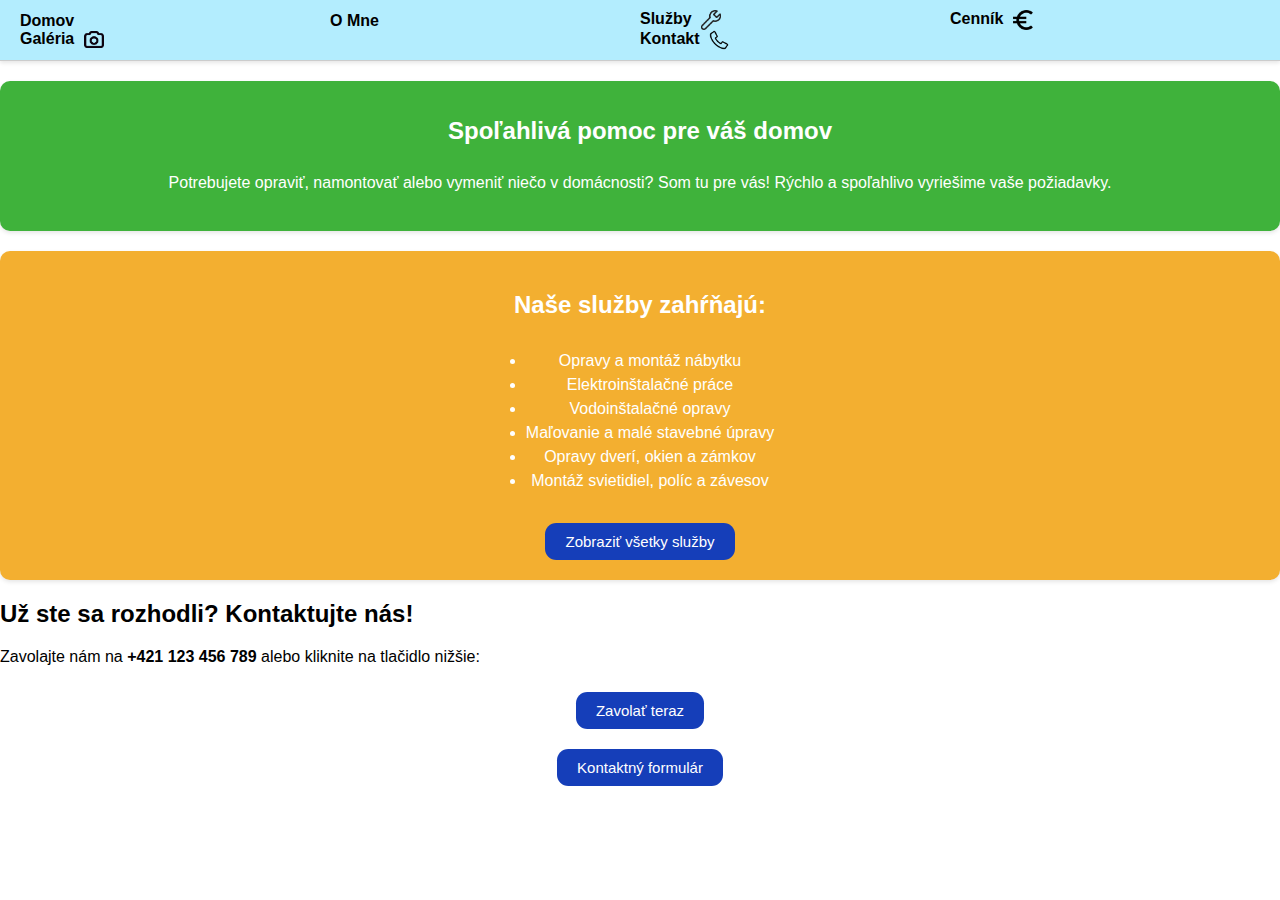
<file: mobile/src/index.html>
<!DOCTYPE html>
<html lang="sk">
<head>
    <meta charset="UTF-8">
    <meta name="viewport" content="width=device-width, initial-scale=1.0">
    <title>My Web Project - Mobile</title>
    <link rel="stylesheet" href="styles/main.css"> <!-- Ensure this path is correct -->
</head>
<body>
    <nav class="navbar">
        <div class="column1">
            <ul>
                <li><a href="index.html">Domov</a></li>
                <li><a href="omne.html">O Mne</a></li>
                <li>
                    <a href="galeria.html">
                        Galéria
                        <img src="images/image.png" alt="Gallery Icon" style="vertical-align: middle; margin-left: 5px;">
                    </a>
                </li>
            </ul>
        </div>
        <div class="column2">
            <ul>
                <li>
                    <a href="service.html">
                        Služby
                        <img src="images/wrench.png" alt="Services Icon" style="vertical-align: middle; margin-left: 5px;">
                    </a>
                </li>
                <li>
                    <a href="cennik.html">
                        Cenník
                        <img src="images/eur.png" alt="Pricing Icon" style="vertical-align: middle; margin-left: 5px;">
                    </a>
                </li>
                <li>
                    <a href="kontakt.html">
                        Kontakt
                        <img src="images/kontakt.png" alt="Contact Icon" style="vertical-align: middle; margin-left: 5px;">
                    </a>
                </li>
            </ul>
        </div>
    </nav>
    <main>
        <div class="intro-box">
            <h1>Spoľahlivá pomoc pre váš domov</h1>
            <p>Potrebujete opraviť, namontovať alebo vymeniť niečo v domácnosti? Som tu pre vás! Rýchlo a spoľahlivo vyriešime vaše požiadavky.</p>
        </div>
        
        <div class="services-box">
            <h2>Naše služby zahŕňajú:</h2>
            <ul class="services-list">
                <li>Opravy a montáž nábytku</li>
                <li>Elektroinštalačné práce</li>
                <li>Vodoinštalačné opravy</li>
                <li>Maľovanie a malé stavebné úpravy</li>
                <li>Opravy dverí, okien a zámkov</li>
                <li>Montáž svietidiel, políc a závesov</li>
            </ul>
            <button class="service-button" onclick="window.location.href='service.html'">Zobraziť všetky služby</button>
        </div>
        <h2>Už ste sa rozhodli? Kontaktujte nás!</h2>
        <p>Zavolajte nám na <strong>+421 123 456 789</strong> alebo kliknite na tlačidlo nižšie:</p>
        <div class="contact-buttons">
            <a href="tel:+421123456789" class="contact-button">Zavolať teraz</a>
            <a href="kontakt.html" class="contact-button">Kontaktný formulár</a>
        </div>
    </main>
    <script src="scripts/main.js"></script>
</body>
</html>
</file>
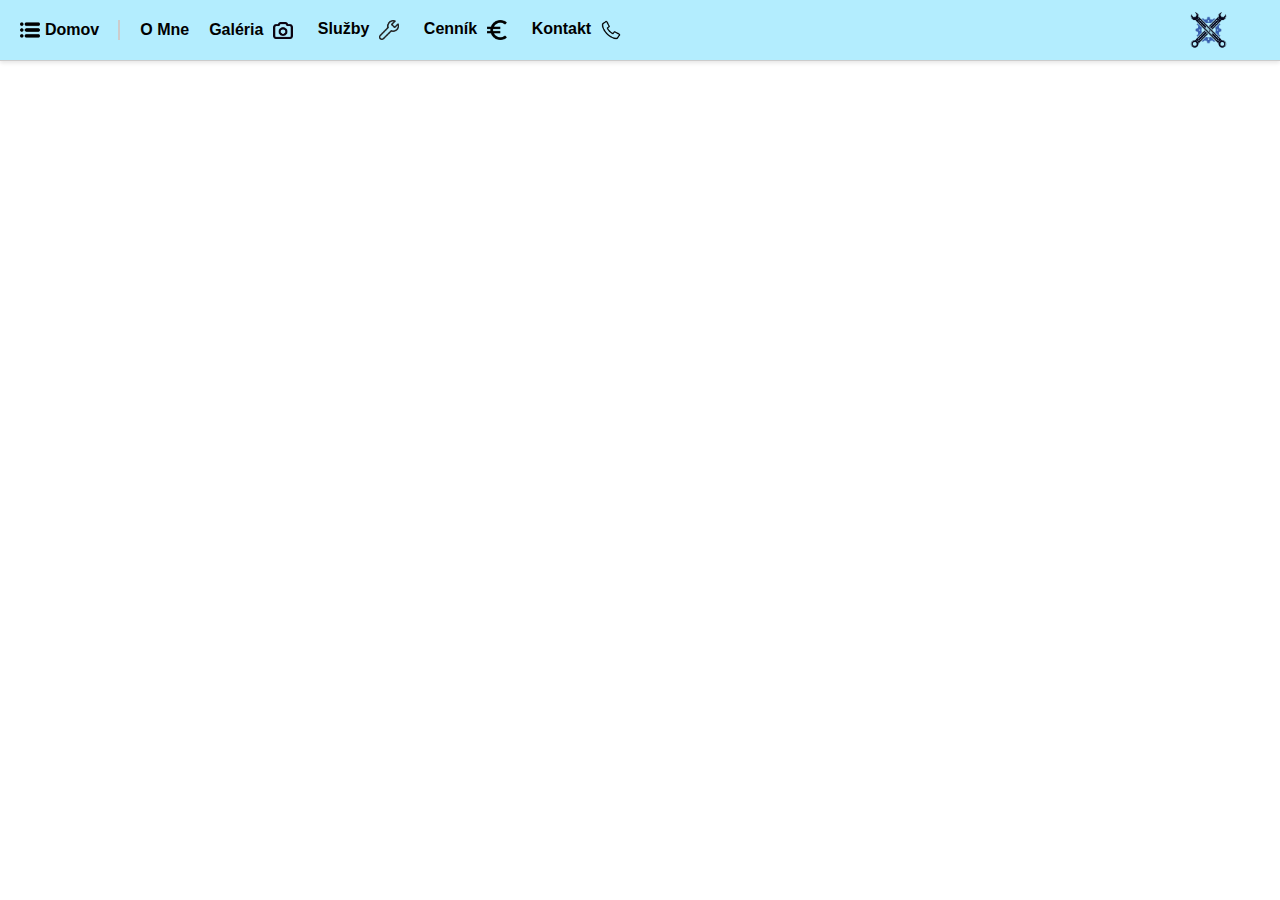
<file: pc/src/index.html>
<!DOCTYPE html>
<html lang="sk">
<head>
    <meta charset="UTF-8">
    <meta name="viewport" content="width=device-width, initial-scale=1.0">
    <title>My Web Project</title>
    <link rel="stylesheet" href="styles/main.css">
</head>
<body>
    <nav class="navbar">
        <ul>
            <li>
                <a href="#" id="sidebarToggle">
                    <span class="menu-icon-text">
                        <img src="images/menu.png" alt="Menu Icon" style="vertical-align: middle; margin-right: 5px;">
                        Domov
                    </span>
                </a>
            </li>
            <li><a href="omne.html">O Mne</a></li>
            <li>
                <a href="galeria.html">
                    Galéria
                    <img src="images/image.png" alt="Gallery Icon" style="vertical-align: middle; margin-left: 5px;">
                </a>
            </li>
            <li class="dropdown">
                <a href="javascript:void(0)" class="dropbtn">
                    Služby
                    <img src="images/wrench.png" alt="Services Icon" style="vertical-align: middle; margin-left: 5px;">
                </a>
                <div class="dropdown-content">
                    <a href="service.html">Služby</a>
                    <a href="javascript:void(0)" onclick="scrollToSection(0)">Vodoinštalácie</a>
                    <a href="javascript:void(0)" onclick="scrollToSection(1)">Elektroinštalácie</a>
                    <a href="javascript:void(0)" onclick="scrollToSection(2)">Kúrenie</a>
                    <a href="javascript:void(0)" onclick="scrollToSection(3)">Murárske práce</a>
                    <a href="javascript:void(0)" onclick="scrollToSection(4)">Dalšie Práce</a>
                </div>
            </li>
            <li>
                <a href="cennik.html">
                    Cenník
                    <img src="images/eur.png" alt="Pricing Icon" style="vertical-align: middle; margin-left: 5px;">
                </a>
            </li>
            <li>
                <a href="kontakt.html">
                    Kontakt
                    <img src="images/kontakt.png" alt="Contact Icon" style="vertical-align: middle; margin-left: 5px;">
                </a>
            </li>
            <li style="margin-left: auto;">
                <a href="index.html">
                    <img src="images/logo-mechanik.png" alt="Mechanik Logo" class="logo">
                </a>
            </li>
        </ul>
    </nav>
    <div id="sidebar" class="sidebar">
        <div class="sidebar-header">
            <img src="images/logo-mechanik.png" alt="Mechanik Logo" class="sidebar-logo">
            <a href="#" class="closebtn" id="closeSidebar">&times;</a>
        </div>

        <button>Button 1</button>
        <button>Button 2</button>
        <button>Button 3</button>
        <button>Button 4</button>
        <button>Button 5</button>
        <button>Button 6</button>
        <button>Button 7</button>
        <hr>
        <div class="sidebar-text">+421 0000 000 000</div>
    </div>
    <div id="overlay" class="overlay"></div>
    <main>

    </main>
    <script src="scripts/main.js"></script>
</body>
</html>
</file>
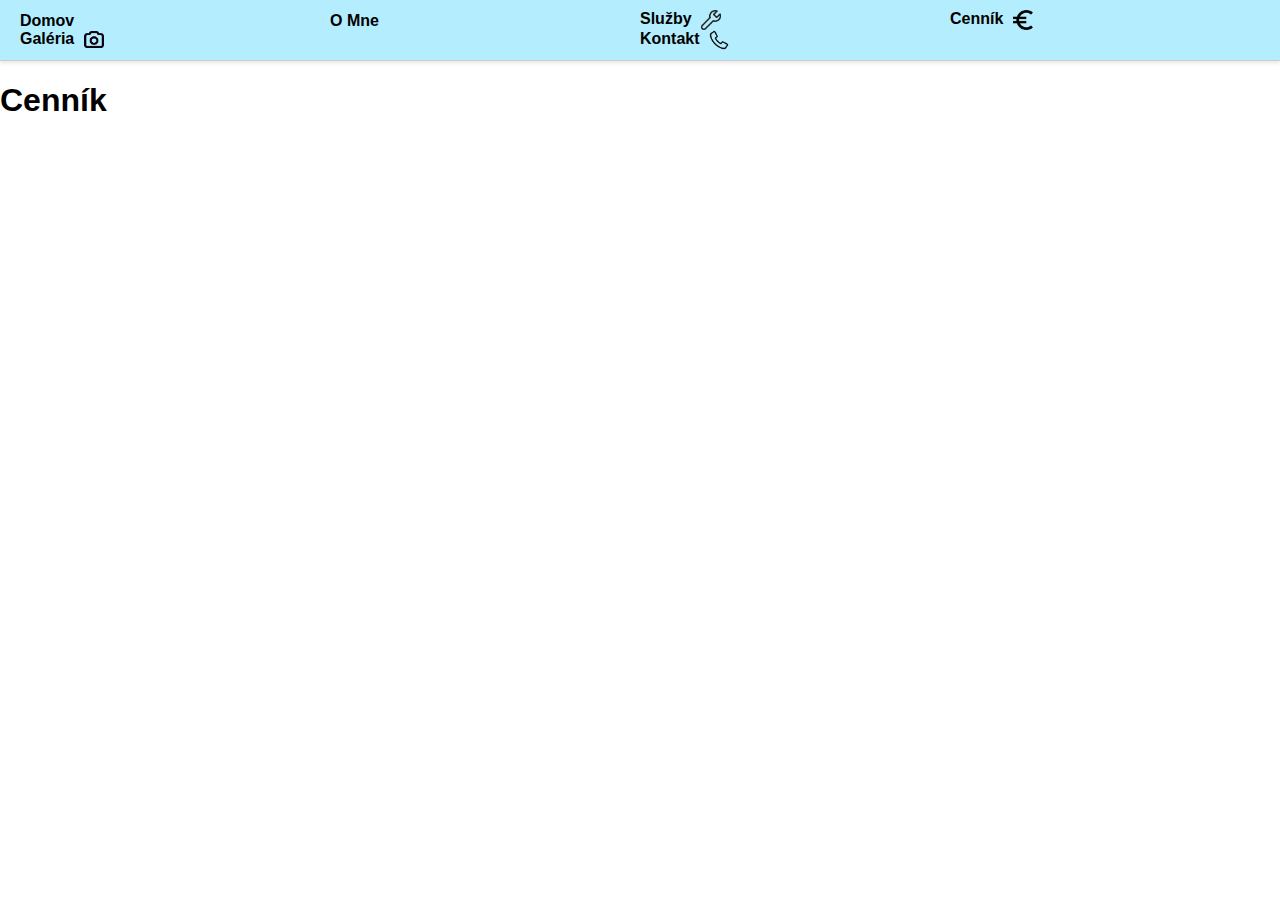
<file: mobile/src/cennik.html>
<!DOCTYPE html>
<html lang="sk">
<head>
    <meta charset="UTF-8">
    <meta name="viewport" content="width=device-width, initial-scale=1.0">
    <title>Cenník</title>
    <link rel="stylesheet" href="styles/main.css">
</head>
<body>
    <nav class="navbar">
        <div class="column1">
            <ul>
                <li><a href="index.html">Domov</a></li>
                <li><a href="omne.html">O Mne</a></li>
                <li>
                    <a href="galeria.html">
                        Galéria
                        <img src="images/image.png" alt="Gallery Icon" style="vertical-align: middle; margin-left: 5px;">
                    </a>
                </li>
            </ul>
        </div>
        <div class="column2">
            <ul>
                <li>
                    <a href="service.html">
                        Služby
                        <img src="images/wrench.png" alt="Services Icon" style="vertical-align: middle; margin-left: 5px;">
                    </a>
                </li>
                <li>
                    <a href="cennik.html">
                        Cenník
                        <img src="images/eur.png" alt="Pricing Icon" style="vertical-align: middle; margin-left: 5px;">
                    </a>
                </li>
                <li>
                    <a href="kontakt.html">
                        Kontakt
                        <img src="images/kontakt.png" alt="Contact Icon" style="vertical-align: middle; margin-left: 5px;">
                    </a>
                </li>
            </ul>
        </div>
    </nav>
    <main>
        <h1>Cenník</h1>
    </main>
    <script src="scripts/main.js"></script>
</body>
</html>
</file>
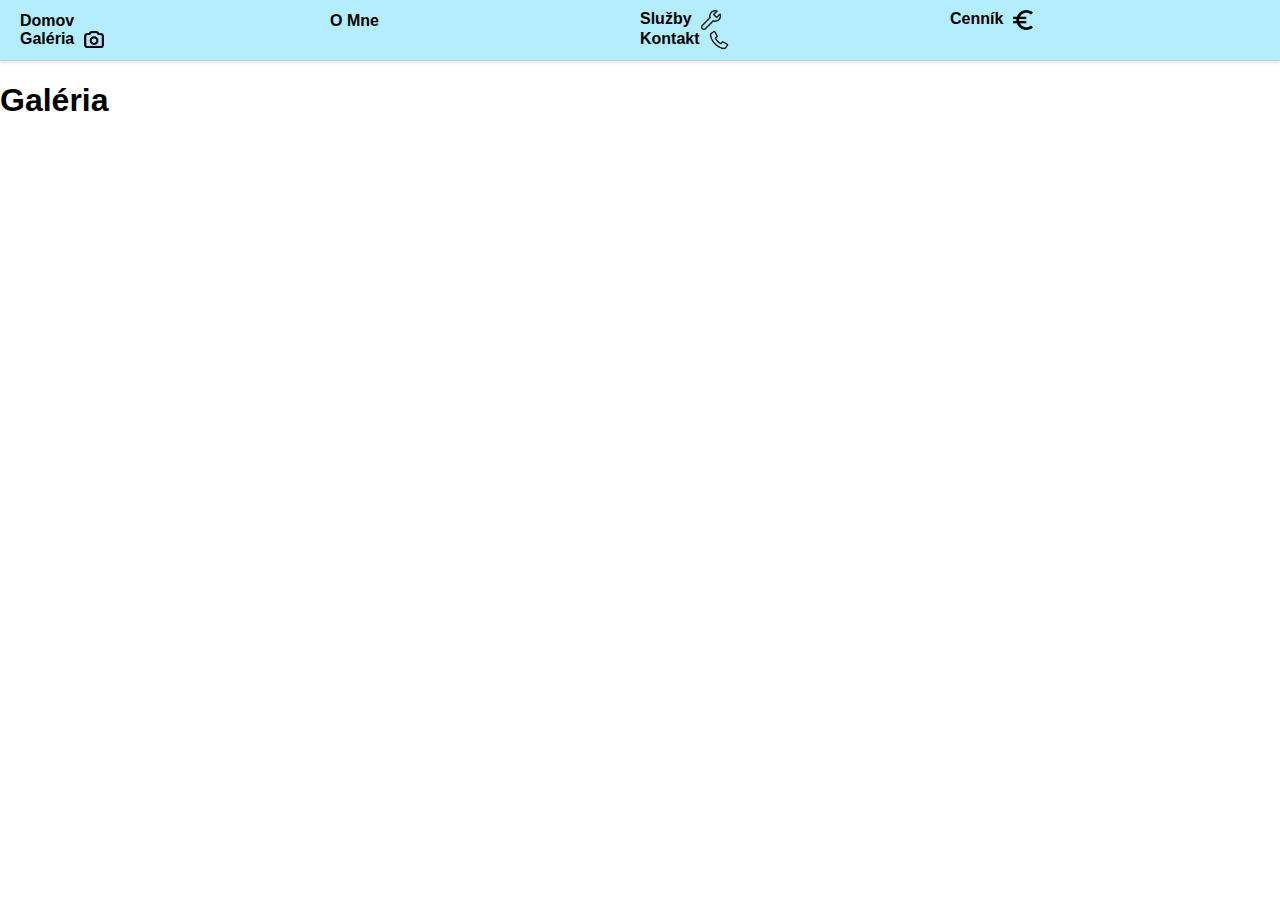
<file: mobile/src/galeria.html>
<!DOCTYPE html>
<html lang="sk">
<head>
    <meta charset="UTF-8">
    <meta name="viewport" content="width=device-width, initial-scale=1.0">
    <title>Galéria</title>
    <link rel="stylesheet" href="styles/main.css">
</head>
<body>
    <nav class="navbar">
        <div class="column1">
            <ul>
                <li><a href="index.html">Domov</a></li>
                <li><a href="omne.html">O Mne</a></li>
                <li>
                    <a href="galeria.html">
                        Galéria
                        <img src="images/image.png" alt="Gallery Icon" style="vertical-align: middle; margin-left: 5px;">
                    </a>
                </li>
            </ul>
        </div>
        <div class="column2">
            <ul>
                <li>
                    <a href="service.html">
                        Služby
                        <img src="images/wrench.png" alt="Services Icon" style="vertical-align: middle; margin-left: 5px;">
                    </a>
                </li>
                <li>
                    <a href="cennik.html">
                        Cenník
                        <img src="images/eur.png" alt="Pricing Icon" style="vertical-align: middle; margin-left: 5px;">
                    </a>
                </li>
                <li>
                    <a href="kontakt.html">
                        Kontakt
                        <img src="images/kontakt.png" alt="Contact Icon" style="vertical-align: middle; margin-left: 5px;">
                    </a>
                </li>
            </ul>
        </div>
    </nav>
    <main>
        <h1>Galéria</h1>
    </main>
    <script src="scripts/main.js"></script>
</body>
</html>
</file>
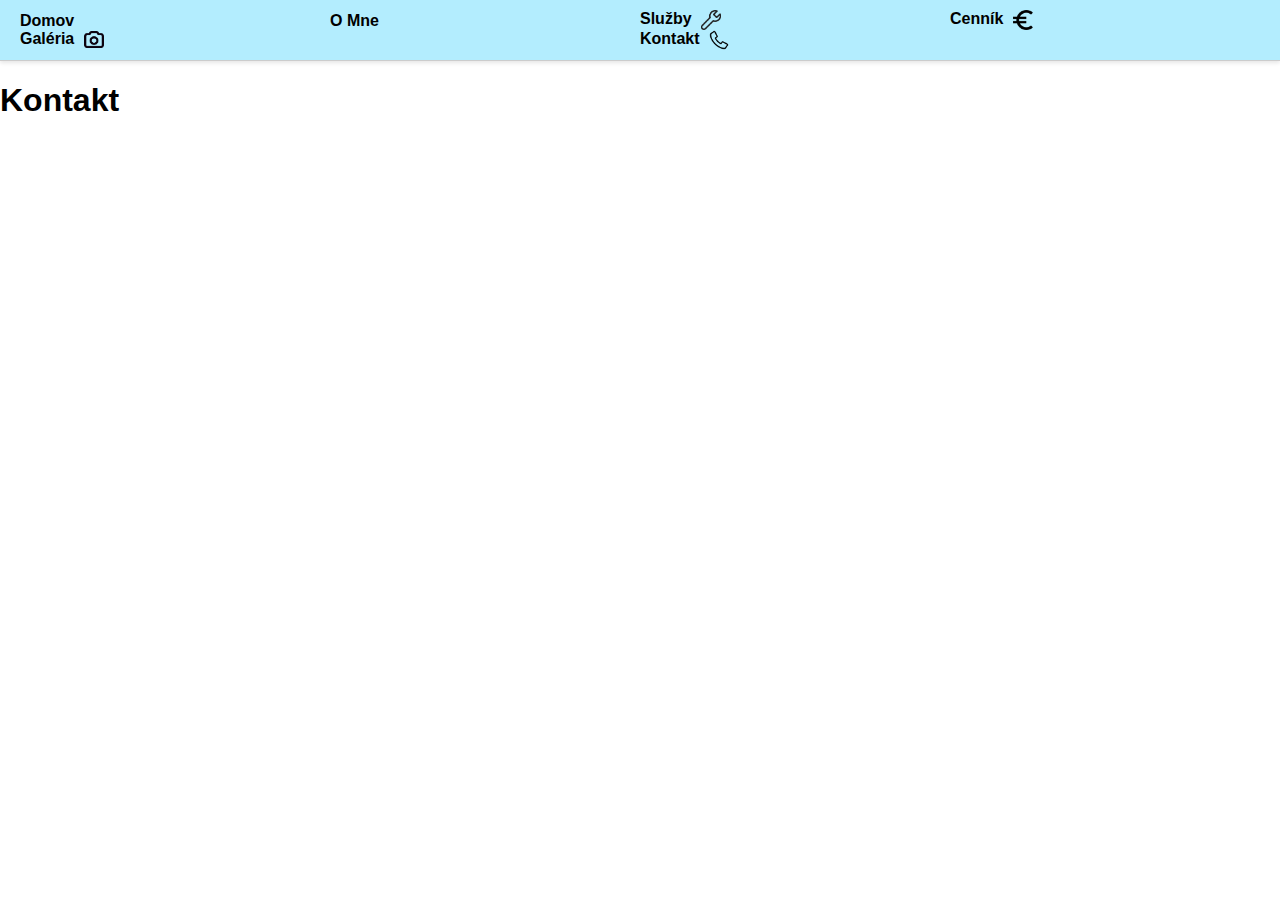
<file: mobile/src/kontakt.html>
<!DOCTYPE html>
<html lang="sk">
<head>
    <meta charset="UTF-8">
    <meta name="viewport" content="width=device-width, initial-scale=1.0">
    <title>Kontakt</title>
    <link rel="stylesheet" href="styles/main.css">
</head>
<body>
    <nav class="navbar">
        <div class="column1">
            <ul>
                <li><a href="index.html">Domov</a></li>
                <li><a href="omne.html">O Mne</a></li>
                <li>
                    <a href="galeria.html">
                        Galéria
                        <img src="images/image.png" alt="Gallery Icon" style="vertical-align: middle; margin-left: 5px;">
                    </a>
                </li>
            </ul>
        </div>
        <div class="column2">
            <ul>
                <li>
                    <a href="service.html">
                        Služby
                        <img src="images/wrench.png" alt="Services Icon" style="vertical-align: middle; margin-left: 5px;">
                    </a>
                </li>
                <li>
                    <a href="cennik.html">
                        Cenník
                        <img src="images/eur.png" alt="Pricing Icon" style="vertical-align: middle; margin-left: 5px;">
                    </a>
                </li>
                <li>
                    <a href="kontakt.html">
                        Kontakt
                        <img src="images/kontakt.png" alt="Contact Icon" style="vertical-align: middle; margin-left: 5px;">
                    </a>
                </li>
            </ul>
        </div>
    </nav>
    <main>
        <h1>Kontakt</h1>
    </main>
    <script src="scripts/main.js"></script>
</body>
</html>
</file>
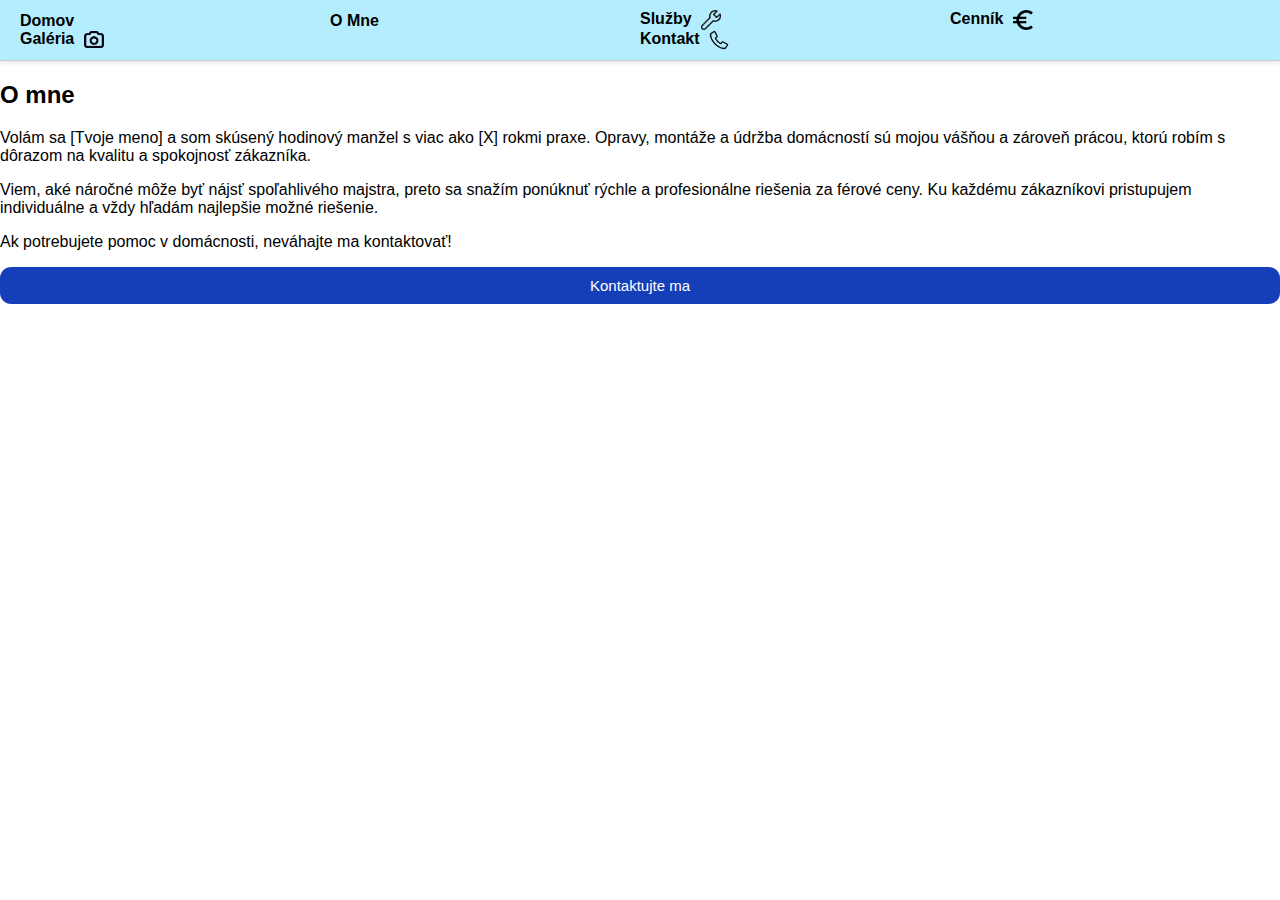
<file: mobile/src/omne.html>
<!DOCTYPE html>
<html lang="sk">
<head>
    <meta charset="UTF-8">
    <meta name="viewport" content="width=device-width, initial-scale=1.0">
    <title>O mne</title>
    <link rel="stylesheet" href="styles/main.css">
</head>
<body>
    <nav class="navbar">
        <div class="column1">
            <ul>
                <li><a href="index.html">Domov</a></li>
                <li><a href="omne.html">O Mne</a></li>
                <li>
                    <a href="galeria.html">
                        Galéria
                        <img src="images/image.png" alt="Gallery Icon" style="vertical-align: middle; margin-left: 5px;">
                    </a>
                </li>
            </ul>
        </div>
        <div class="column2">
            <ul>
                <li>
                    <a href="service.html">
                        Služby
                        <img src="images/wrench.png" alt="Services Icon" style="vertical-align: middle; margin-left: 5px;">
                    </a>
                </li>
                <li>
                    <a href="cennik.html">
                        Cenník
                        <img src="images/eur.png" alt="Pricing Icon" style="vertical-align: middle; margin-left: 5px;">
                    </a>
                </li>
                <li>
                    <a href="kontakt.html">
                        Kontakt
                        <img src="images/kontakt.png" alt="Contact Icon" style="vertical-align: middle; margin-left: 5px;">
                    </a>
                </li>
            </ul>
        </div>
    </nav>
    <main>
        <h2>O mne</h2>
        <p>Volám sa [Tvoje meno] a som skúsený hodinový manžel s viac ako [X] rokmi praxe. Opravy, montáže a údržba domácností sú mojou vášňou a zároveň prácou, ktorú robím s dôrazom na kvalitu a spokojnosť zákazníka.</p>
        
        <p>Viem, aké náročné môže byť nájsť spoľahlivého majstra, preto sa snažím ponúknuť rýchle a profesionálne riešenia za férové ceny. Ku každému zákazníkovi pristupujem individuálne a vždy hľadám najlepšie možné riešenie.</p>
        
        <p>Ak potrebujete pomoc v domácnosti, neváhajte ma kontaktovať!</p>
        
        <a href="kontakt.html" class="contact-button">
            Kontaktujte ma
        </a>
    </main>
    <script src="scripts/main.js"></script>
</body>
</html>
</file>
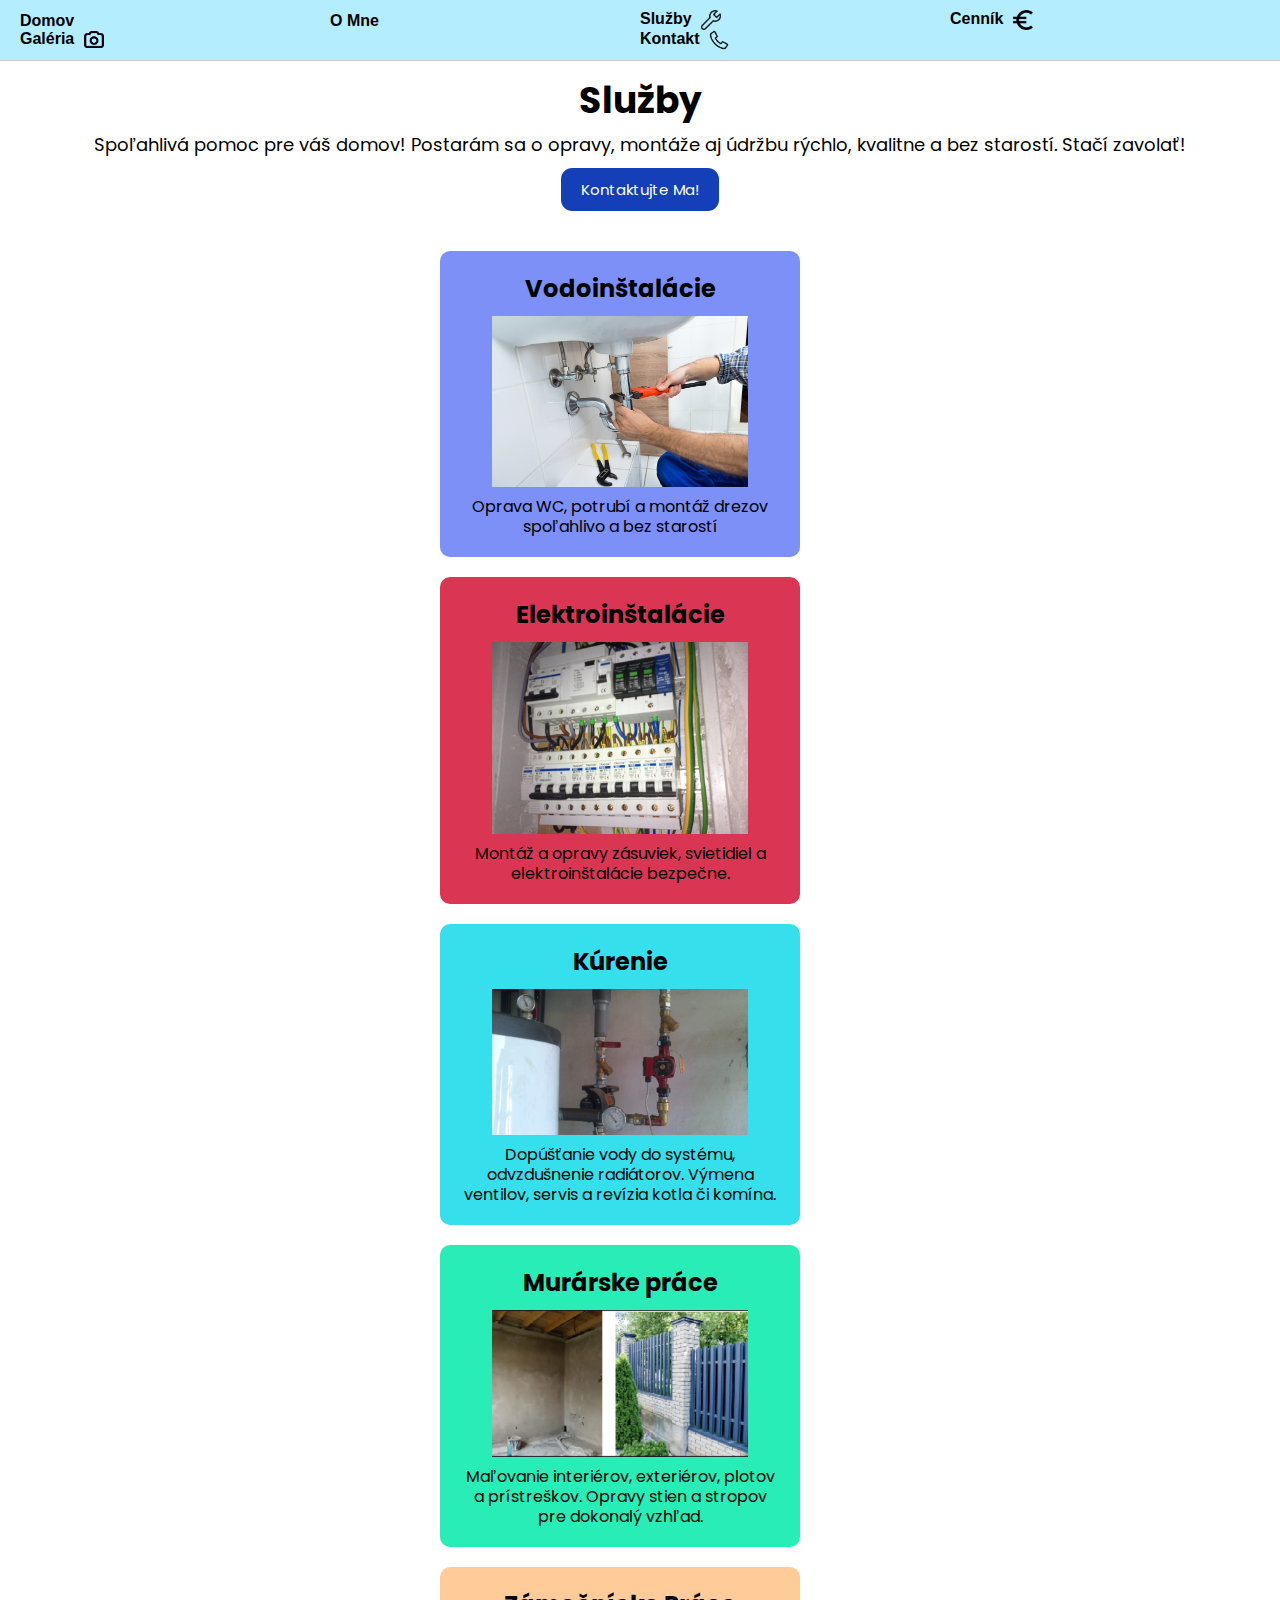
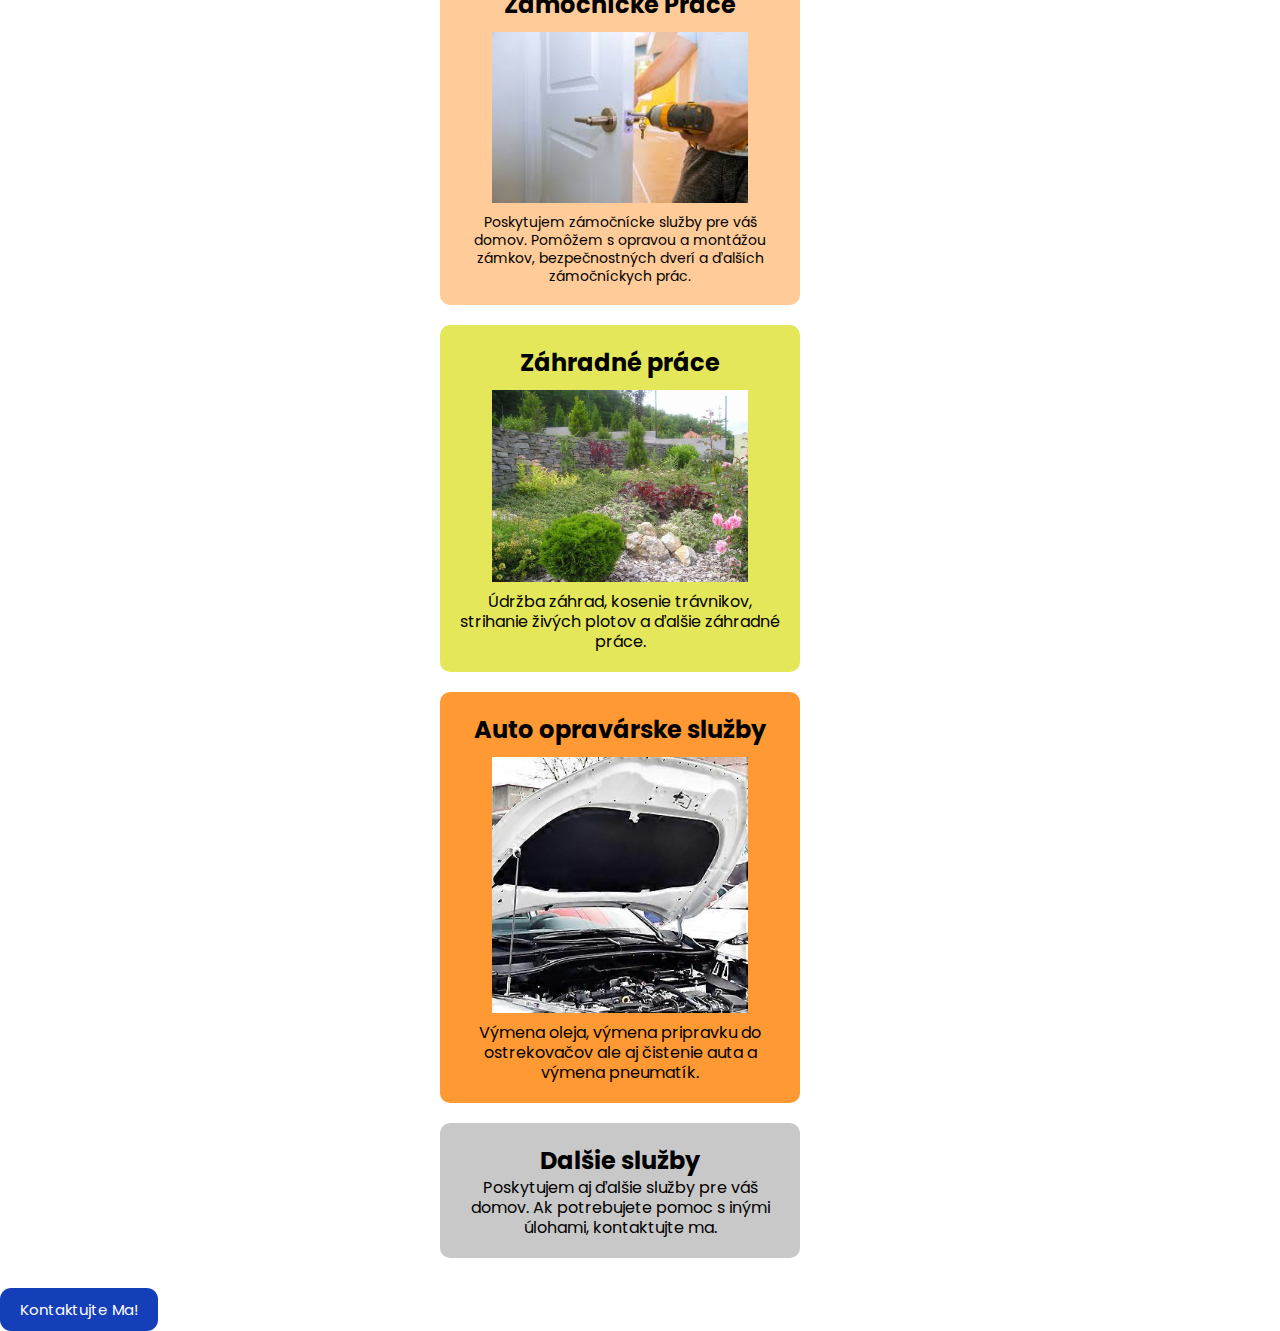
<file: mobile/src/service.html>
<!DOCTYPE html>
<html lang="sk">
<head>
    <meta charset="UTF-8">
    <meta name="viewport" content="width=device-width, initial-scale=1.0">
    <title>Služby - Mobile</title>
    <link rel="preconnect" href="https://fonts.googleapis.com">
    <link rel="preconnect" href="https://fonts.gstatic.com" crossorigin>
    <link href="https://fonts.googleapis.com/css2?family=Plus+Jakarta+Sans:wght@200;300;400;500;600;700;800&family=Poppins:wght@100;200;300;400;500;600;700;800;900&display=swap" rel="stylesheet">
    <link rel="stylesheet" href="styles/main.css">
    <link rel="stylesheet" href="styles/service.css">
</head>
<body>
    <nav class="navbar">
        <div class="column1">
            <ul>
                <li><a href="index.html">Domov</a></li>
                <li><a href="omne.html">O Mne</a></li>
                <li>
                    <a href="galeria.html">
                        Galéria
                        <img src="images/image.png" alt="Gallery Icon" style="vertical-align: middle; margin-left: 5px;">
                    </a>
                </li>
            </ul>
        </div>
        <div class="column2">
            <ul>
                <li>
                    <a href="service.html">
                        Služby
                        <img src="images/wrench.png" alt="Services Icon" style="vertical-align: middle; margin-left: 5px;">
                    </a>
                </li>
                <li>
                    <a href="cennik.html">
                        Cenník
                        <img src="images/eur.png" alt="Pricing Icon" style="vertical-align: middle; margin-left: 5px;">
                    </a>
                </li>
                <li>
                    <a href="kontakt.html">
                        Kontakt
                        <img src="images/kontakt.png" alt="Contact Icon" style="vertical-align: middle; margin-left: 5px;">
                    </a>
                </li>
            </ul>
        </div>
    </nav>
    <main>
        <div class="stack-area">
            <div class="left">
                <div class="title">Služby</div>
                <div class="sub-title">
                    Spoľahlivá pomoc pre váš domov!
                    Postarám sa o opravy, montáže aj údržbu 
                    rýchlo, kvalitne a bez starostí. Stačí zavolať! 
                    <br />
                    <button onclick="window.location.href='kontakt.html'">Kontaktujte Ma!</button>
                </div>
            </div>
            <div class="right">
                <div class="card" id="vodoinstalacie">
                    <div class="sub">Vodoinštalácie</div>
                    <img src="images/sluzby-obrazky/vodo-instalacie.png" alt="Vodo Instalacie" class="card-image">
                    <div class="content">Oprava WC, potrubí a montáž drezov spoľahlivo a bez starostí</div>
                </div>
                <div class="card" id="elektroinstalacie">
                    <div class="sub">Elektroinštalácie</div>
                    <img src="images/sluzby-obrazky/elektro-instalacie.png" alt="Elektro Instalacie" class="card-image">
                    <div class="content">Montáž a opravy zásuviek, svietidiel a elektroinštalácie bezpečne.</div>
                </div>
                <div class="card" id="kurenie">
                    <div class="sub">Kúrenie</div>
                    <img src="images/sluzby-obrazky/kurenie.png" alt="Kurenie" class="card-image">
                    <div class="content">Dopúšťanie vody do systému, odvzdušnenie radiátorov. Výmena ventilov, servis a revízia kotla či komína.</div>
                </div>
                <div class="card" id="murar">
                    <div class="sub">Murárske práce</div>
                    <img src="images/sluzby-obrazky/murar.png" alt="Murar" class="card-image">
                    <div class="content">Maľovanie interiérov, exteriérov, plotov a prístreškov. Opravy stien a stropov pre dokonalý vzhľad.</div>
                </div>
                <div class="card" id="zamocnicke-prace">
                    <div class="sub">Zámočnícke Práce</div>
                    <img src="images/sluzby-obrazky/zamocnicke-prace.png" alt="Zámočnícke Práce" class="card-image">
                    <div class="content small-text">Poskytujem zámočnícke služby pre váš domov. Pomôžem s opravou a montážou zámkov, bezpečnostných dverí a ďalších zámočníckych prác.</div>
                </div>
                <div class="card" id="zahradne-prace">
                    <div class="sub">Záhradné práce</div>
                    <img src="images/sluzby-obrazky/zahradne-prace.png" alt="Záhradné práce" class="card-image">
                    <div class="content">Údržba záhrad, kosenie trávnikov, strihanie živých plotov a ďalšie záhradné práce.</div>
                </div>
                <div class="card" id="auto-opravarske-sluzby">
                    <div class="sub">Auto opravárske služby</div>
                    <img src="images/sluzby-obrazky/auto-opravarske-sluzby.png" alt="Auto opravárske služby" class="card-image">
                    <div class="content">Výmena oleja, výmena pripravku do ostrekovačov ale aj čistenie auta a výmena pneumatík.</div>
                </div>
                <div class="card" id="dalsie-sluzby">
                    <div class="sub">Dalšie služby</div>
                    <div class="content">Poskytujem aj ďalšie služby pre váš domov. Ak potrebujete pomoc s inými úlohami, kontaktujte ma.</div>
                </div>
            </div>
        </div>
        <button class="kontaktbuttond" onclick="window.location.href='kontakt.html'">Kontaktujte Ma!</button>
    </main>
    <script src="scripts/main.js"></script>
</body>
</html>
</file>
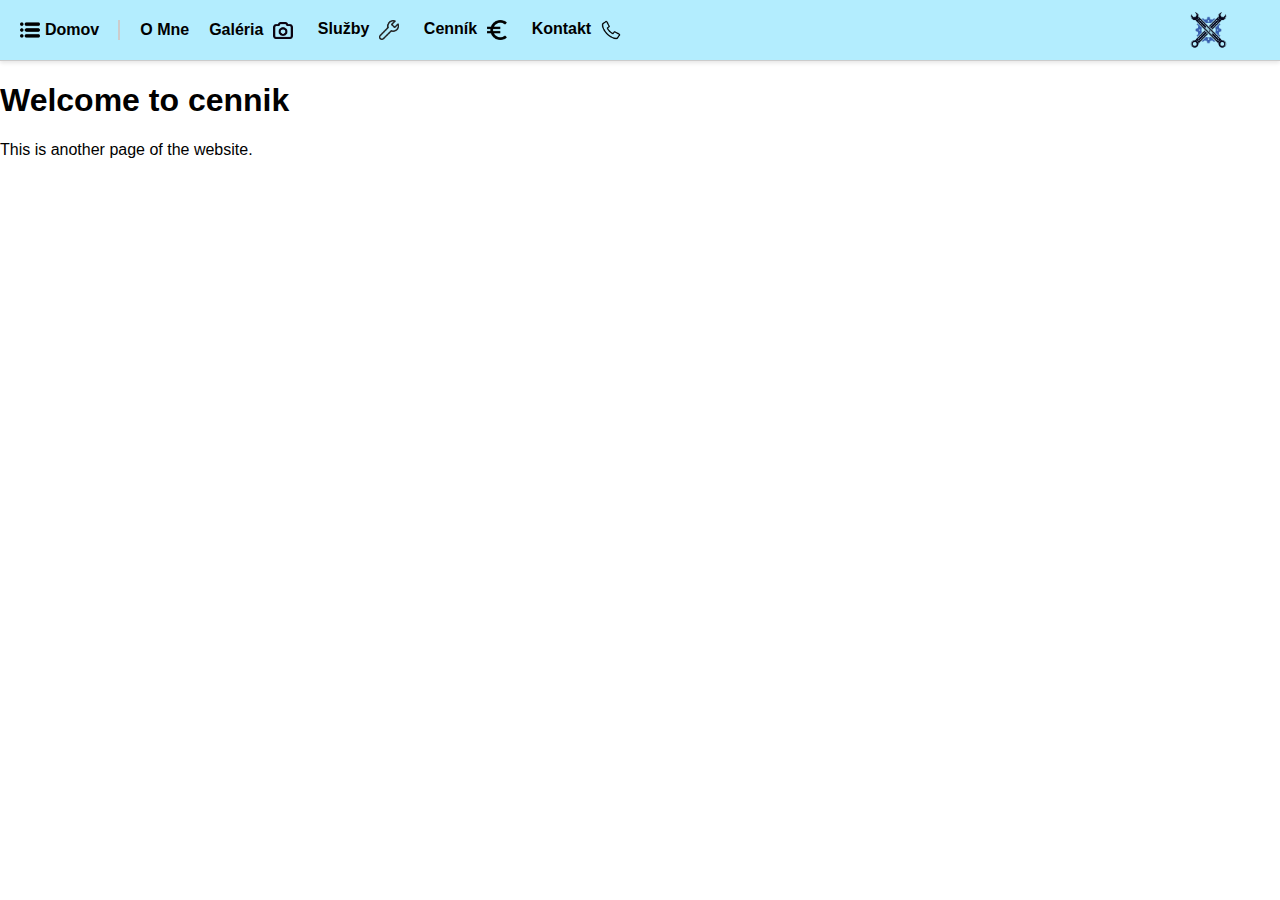
<file: pc/src/cennik.html>
<!DOCTYPE html>
<html lang="sk">
<head>
    <meta charset="UTF-8">
    <meta name="viewport" content="width=device-width, initial-scale=1.0">
    <title>Cenník</title>
    <link rel="stylesheet" href="styles/main.css">
</head>
<body>
    <nav class="navbar">
        <ul>
            <li>
                <a href="#" id="sidebarToggle">
                    <span class="menu-icon-text">
                        <img src="images/menu.png" alt="Menu Icon" style="vertical-align: middle; margin-right: 5px;">
                        Domov
                    </span>
                </a>
            </li>
            <li><a href="omne.html">O Mne</a></li>
            <li>
                <a href="galeria.html">
                    Galéria
                    <img src="images/image.png" alt="Gallery Icon" style="vertical-align: middle; margin-left: 5px;">
                </a>
            </li>
            <li class="dropdown">
                <a href="javascript:void(0)" class="dropbtn">
                    Služby
                    <img src="images/wrench.png" alt="Services Icon" style="vertical-align: middle; margin-left: 5px;">
                </a>
                <div class="dropdown-content">
                    <a href="service.html">Služby</a>
                    <a href="javascript:void(0)" onclick="scrollToSection(0)">Vodoinštalácie</a>
                    <a href="javascript:void(0)" onclick="scrollToSection(1)">Elektroinštalácie</a>
                    <a href="javascript:void(0)" onclick="scrollToSection(2)">Kúrenie</a>
                    <a href="javascript:void(0)" onclick="scrollToSection(3)">Murárske práce</a>
                    <a href="javascript:void(0)" onclick="scrollToSection(4)">Dalšie Práces</a>
                </div>
            </li>
            <li>
                <a href="cennik.html">
                    Cenník
                    <img src="images/eur.png" alt="Pricing Icon" style="vertical-align: middle; margin-left: 5px;">
                </a>
            </li>
            <li>
                <a href="kontakt.html">
                    Kontakt
                    <img src="images/kontakt.png" alt="Contact Icon" style="vertical-align: middle; margin-left: 5px;">
                </a>
            </li>
            <li style="margin-left: auto;">
                <a href="index.html">
                    <img src="images/logo-mechanik.png" alt="Mechanik Logo" class="logo">
                </a>
            </li>
        </ul>
    </nav>
    <div id="sidebar" class="sidebar">
        <div class="sidebar-header">
            <img src="images/logo-mechanik.png" alt="Mechanik Logo" class="sidebar-logo">
            <a href="#" class="closebtn" id="closeSidebar">&times;</a>
        </div>
        <button class="button-link">Úvod</button>
        <button onclick="location.href='service.html'">Služby</button>
        <button>Button 3</button>
        <button>Button 4</button>
        <button>Button 5</button>
        <button>Button 6</button>
        <button>Button 7</button>
        <hr>
        <div class="sidebar-text">+421 0000 000 000</div>
    </div>
    <div id="overlay" class="overlay"></div>
    <main>
        <h1>Welcome to cennik</h1>
        <p>This is another page of the website.</p>
    </main>
    <script src="scripts/main.js"></script>
    <script>
        function scrollToSection(index) {
            sessionStorage.setItem('scrollToSection', index);
            window.location.href = 'service.html';
        }
    </script>
</body>
</html>
</file>
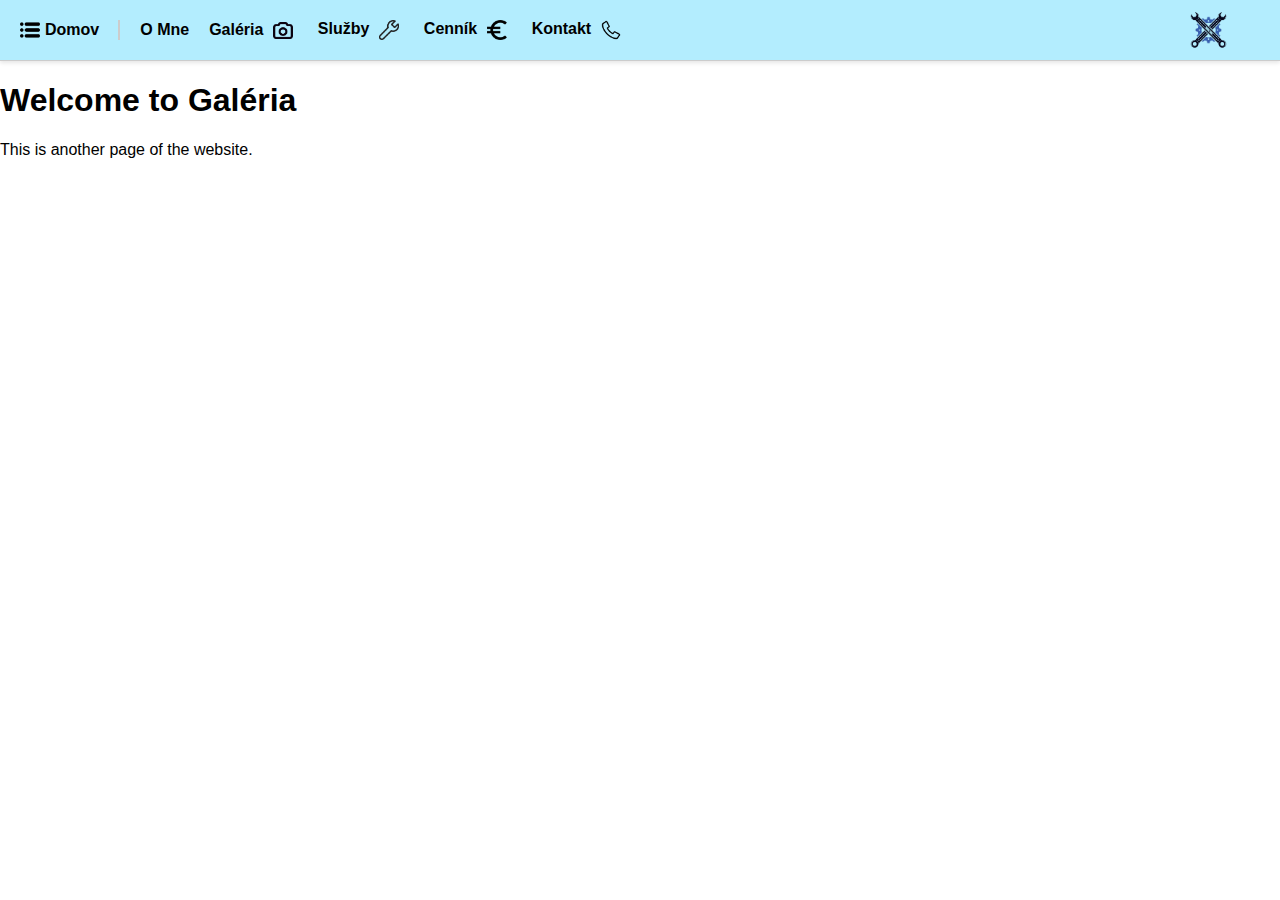
<file: pc/src/galeria.html>
<!DOCTYPE html>
<html lang="sk">
<head>
    <meta charset="UTF-8">
    <meta name="viewport" content="width=device-width, initial-scale=1.0">
    <title>Another Page 1</title>
    <link rel="stylesheet" href="styles/main.css">
</head>
<body>
    <nav class="navbar">
        <ul>
            <li>
                <a href="#" id="sidebarToggle">
                    <span class="menu-icon-text">
                        <img src="images/menu.png" alt="Menu Icon" style="vertical-align: middle; margin-right: 5px;">
                        Domov
                    </span>
                </a>
            </li>
            <li><a href="omne.html">O Mne</a></li>
            <li>
                <a href="galeria.html">
                    Galéria
                    <img src="images/image.png" alt="Gallery Icon" style="vertical-align: middle; margin-left: 5px;">
                </a>
            </li>
            <li class="dropdown">
                <a href="javascript:void(0)" class="dropbtn">
                    Služby
                    <img src="images/wrench.png" alt="Services Icon" style="vertical-align: middle; margin-left: 5px;">
                </a>
                <div class="dropdown-content">
                    <a href="service.html">Služby</a>
                    <a href="javascript:void(0)" onclick="scrollToSection(0)">Vodoinštalácie</a>
                    <a href="javascript:void(0)" onclick="scrollToSection(1)">Elektroinštalácie</a>
                    <a href="javascript:void(0)" onclick="scrollToSection(2)">Kúrenie</a>
                    <a href="javascript:void(0)" onclick="scrollToSection(3)">Murárske práce</a>
                    <a href="javascript:void(0)" onclick="scrollToSection(4)">Dalšie Práce</a>
                </div>
            </li>
            <li>
                <a href="cennik.html">
                    Cenník
                    <img src="images/eur.png" alt="Pricing Icon" style="vertical-align: middle; margin-left: 5px;">
                </a>
            </li>
            <li>
                <a href="kontakt.html">
                    Kontakt
                    <img src="images/kontakt.png" alt="Contact Icon" style="vertical-align: middle; margin-left: 5px;">
                </a>
            </li>
            <li style="margin-left: auto;">
                <a href="index.html">
                    <img src="images/logo-mechanik.png" alt="Mechanik Logo" class="logo">
                </a>
            </li>
        </ul>
    </nav>
    <div id="sidebar" class="sidebar">
        <div class="sidebar-header">
            <img src="images/logo-mechanik.png" alt="Mechanik Logo" class="sidebar-logo">
            <a href="#" class="closebtn" id="closeSidebar">&times;</a>
        </div>

        <button class="button-link">Úvod</button>
        <button onclick="location.href='service.html'">Služby</button>
        <button>Button 3</button>
        <button>Button 4</button>
        <button>Button 5</button>
        <button>Button 6</button>
        <button>Button 7</button>
        <hr>
        <div class="sidebar-text">+421 0000 000 000</div>
    </div>
    <div id="overlay" class="overlay"></div>
    <main>
        <h1>Welcome to Galéria</h1>
        <p>This is another page of the website.</p>
    </main>
    <script src="scripts/main.js"></script>
    <script>
        function scrollToSection(index) {
            sessionStorage.setItem('scrollToSection', index);
            window.location.href = 'service.html';
        }
    </script>
</body>
</html>
</file>
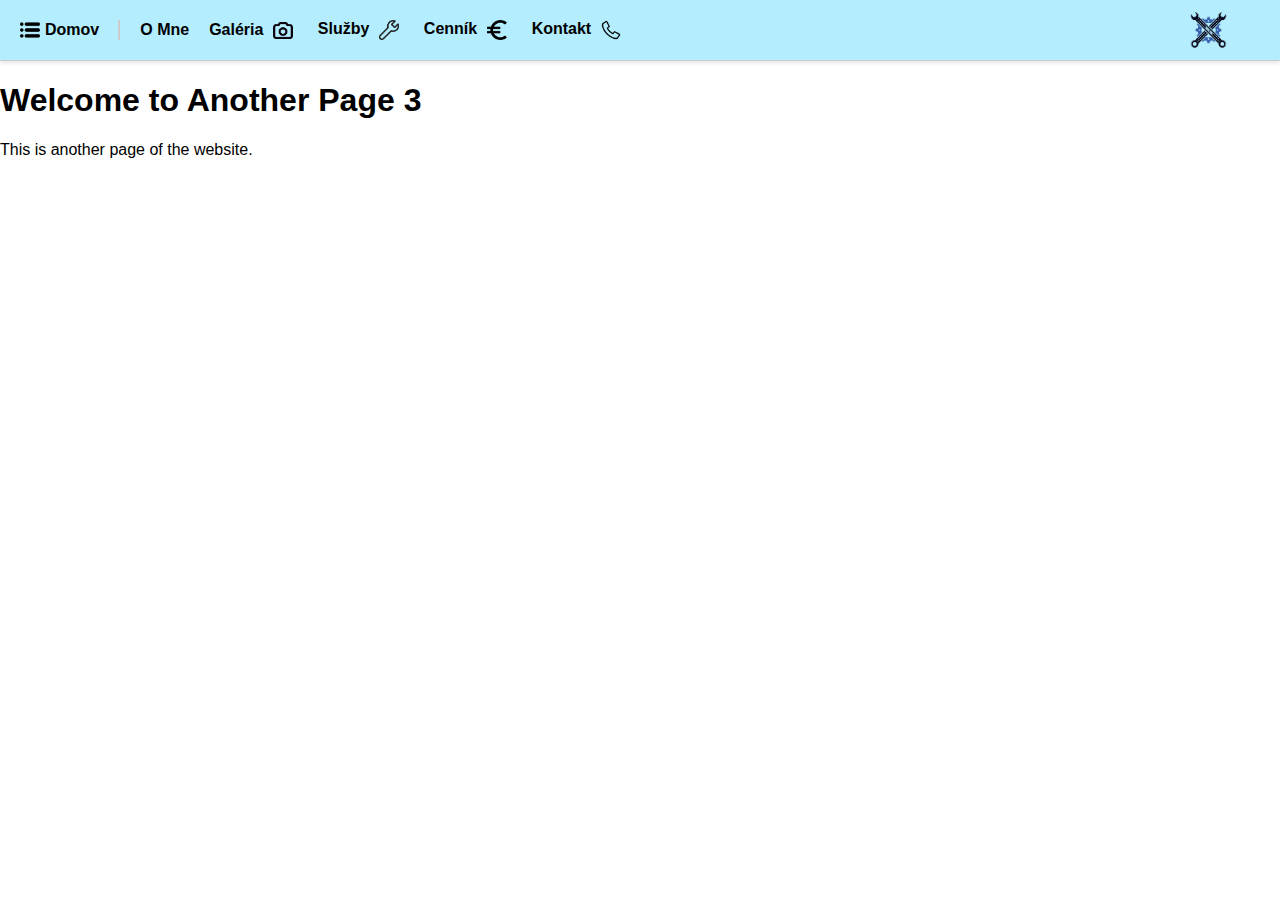
<file: pc/src/kontakt.html>
<!DOCTYPE html>
<html lang="sk">
<head>
    <meta charset="UTF-8">
    <meta name="viewport" content="width=device-width, initial-scale=1.0">
    <title>Another Page 3</title>
    <link rel="stylesheet" href="styles/main.css">
</head>
<body>
    <nav class="navbar">
        <ul>
            <li>
                <a href="#" id="sidebarToggle">
                    <span class="menu-icon-text">
                        <img src="images/menu.png" alt="Menu Icon" style="vertical-align: middle; margin-right: 5px;">
                        Domov
                    </span>
                </a>
            </li>
            <li><a href="omne.html">O Mne</a></li>
            <li>
                <a href="galeria.html">
                    Galéria
                    <img src="images/image.png" alt="Gallery Icon" style="vertical-align: middle; margin-left: 5px;">
                </a>
            </li>
            <li class="dropdown">
                <a href="javascript:void(0)" class="dropbtn">
                    Služby
                    <img src="images/wrench.png" alt="Services Icon" style="vertical-align: middle; margin-left: 5px;">
                </a>
                <div class="dropdown-content">
                    <a href="service.html">Služby</a>
                    <a href="javascript:void(0)" onclick="scrollToSection(0)">Vodoinštalácie</a>
                    <a href="javascript:void(0)" onclick="scrollToSection(1)">Elektroinštalácie</a>
                    <a href="javascript:void(0)" onclick="scrollToSection(2)">Kúrenie</a>
                    <a href="javascript:void(0)" onclick="scrollToSection(3)">Murárske práce</a>
                    <a href="javascript:void(0)" onclick="scrollToSection(4)">Dalšie Práce</a>
                </div>
            </li>
            <li>
                <a href="cennik.html">
                    Cenník
                    <img src="images/eur.png" alt="Pricing Icon" style="vertical-align: middle; margin-left: 5px;">
                </a>
            </li>
            <li>
                <a href="kontakt.html">
                    Kontakt
                    <img src="images/kontakt.png" alt="Contact Icon" style="vertical-align: middle; margin-left: 5px;">
                </a>
            </li>
            <li style="margin-left: auto;">
                <a href="index.html">
                    <img src="images/logo-mechanik.png" alt="Mechanik Logo" class="logo">
                </a>
            </li>
        </ul>
    </nav>
    <div id="sidebar" class="sidebar">
        <div class="sidebar-header">
            <img src="images/logo-mechanik.png" alt="Mechanik Logo" class="sidebar-logo">
            <a href="#" class="closebtn" id="closeSidebar">&times;</a>
        </div>
        <button class="button-link">Úvod</button>
        <button onclick="location.href='service.html'">Služby</button>
        <button>Button 3</button>
        <button>Button 4</button>
        <button>Button 5</button>
        <button>Button 6</button>
        <button>Button 7</button>
        <hr>
        <div class="sidebar-text">+421 0000 000 000</div>
    </div>
    <div id="overlay" class="overlay"></div>
    <main>
        <h1>Welcome to Another Page 3</h1>
        <p>This is another page of the website.</p>
    </main>
    <script src="scripts/main.js"></script>
    <script>
        function scrollToSection(index) {
            sessionStorage.setItem('scrollToSection', index);
            window.location.href = 'service.html';
        }
    </script>
</body>
</html>
</file>
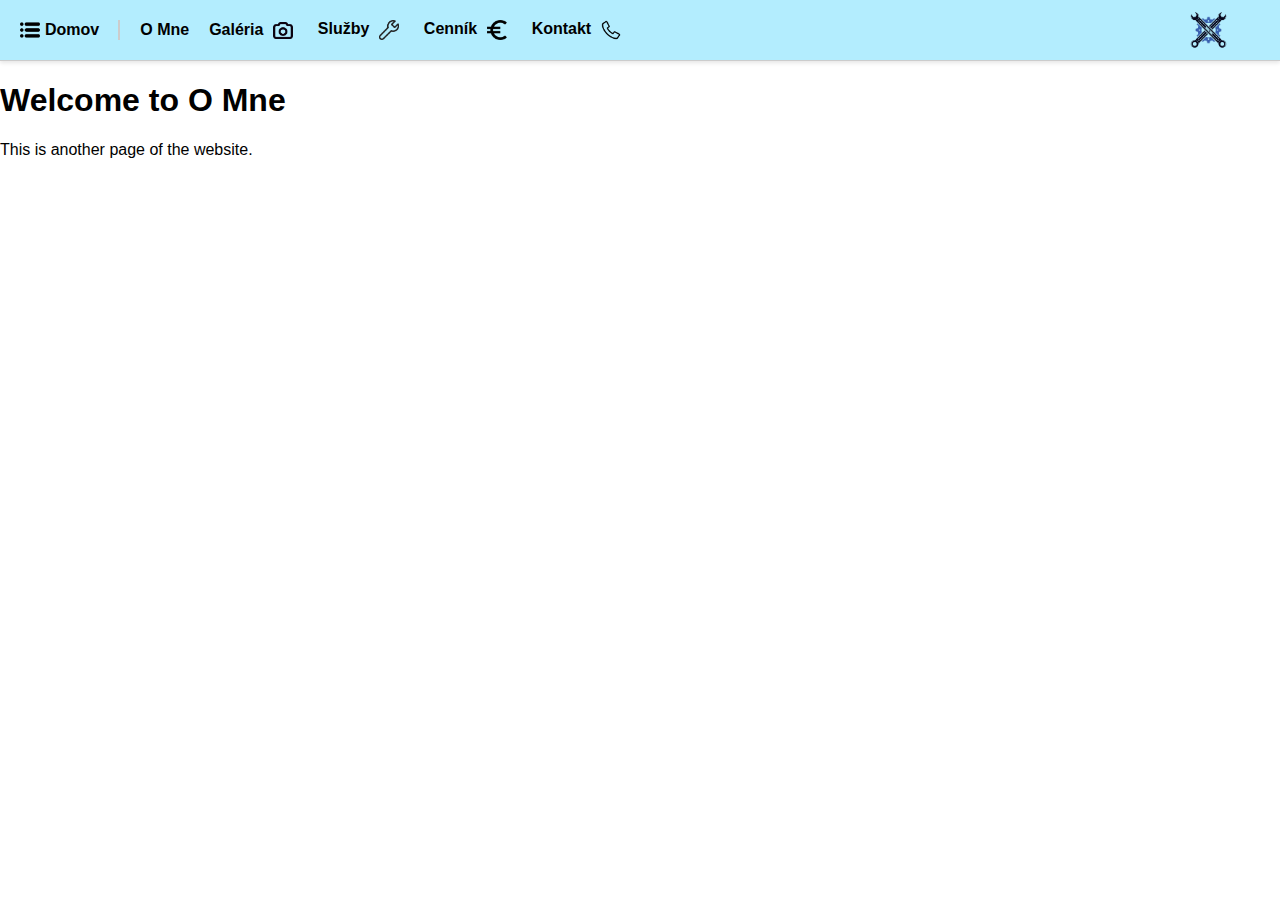
<file: pc/src/omne.html>
<!DOCTYPE html>
<html lang="sk">
<head>
    <meta charset="UTF-8">
    <meta name="viewport" content="width=device-width, initial-scale=1.0">
    <title>O mne</title>
    <meta name="description" content="Information about me.">
    <meta name="keywords" content="about, information, personal">
    <meta name="author" content="Your Name">
    <link rel="stylesheet" href="styles/main.css">
</head>
<body>
    <nav class="navbar">
        <ul>
            <li>
                <a href="#" id="sidebarToggle">
                    <span class="menu-icon-text">
                        <img src="images/menu.png" alt="Menu Icon" style="vertical-align: middle; margin-right: 5px;">
                        Domov
                    </span>
                </a>
            </li>
            <li><a href="omne.html">O Mne</a></li>
            <li>
                <a href="galeria.html">
                    Galéria
                    <img src="images/image.png" alt="Gallery Icon" style="vertical-align: middle; margin-left: 5px;">
                </a>
            </li>
            <li class="dropdown">
                <a href="javascript:void(0)" class="dropbtn">
                    Služby
                    <img src="images/wrench.png" alt="Services Icon" style="vertical-align: middle; margin-left: 5px;">
                </a>
                <div class="dropdown-content">
                    <a href="service.html">Služby</a>
                    <a href="javascript:void(0)" onclick="scrollToSection(0)">Vodoinštalácie</a>
                    <a href="javascript:void(0)" onclick="scrollToSection(1)">Elektroinštalácie</a>
                    <a href="javascript:void(0)" onclick="scrollToSection(2)">Kúrenie</a>
                    <a href="javascript:void(0)" onclick="scrollToSection(3)">Murárske práce</a>
                    <a href="javascript:void(0)" onclick="scrollToSection(4)">Dalšie Práce</a>
                </div>
            </li>
            <li>
                <a href="cennik.html">
                    Cenník
                    <img src="images/eur.png" alt="Pricing Icon" style="vertical-align: middle; margin-left: 5px;">
                </a>
            </li>
            <li>
                <a href="kontakt.html">
                    Kontakt
                    <img src="images/kontakt.png" alt="Contact Icon" style="vertical-align: middle; margin-left: 5px;">
                </a>
            </li>
            <li style="margin-left: auto;">
                <a href="index.html">
                    <img src="images/logo-mechanik.png" alt="Mechanik Logo" class="logo">
                </a>
            </li>
        </ul>
    </nav>
    <div id="sidebar" class="sidebar">
        <div class="sidebar-header">
            <img src="images/logo-mechanik.png" alt="Mechanik Logo" class="sidebar-logo">
            <a href="#" class="closebtn" id="closeSidebar">&times;</a>
        </div>
        <button class="button-link">Úvod</button>
        <button onclick="location.href='service.html'">Služby</button>
        <button>Button 3</button>
        <button>Button 4</button>
        <button>Button 5</button>
        <button>Button 6</button>
        <button>Button 7</button>
        <hr>
        <div class="sidebar-text">+421 0000 000 000</div>
    </div>
    <div id="overlay" class="overlay"></div>
    <main>
        <h1>Welcome to O Mne</h1>
        <p>This is another page of the website.</p>
    </main>
    <script src="scripts/main.js"></script>
    <script>
        function scrollToSection(index) {
            sessionStorage.setItem('scrollToSection', index);
            window.location.href = 'service.html';
        }
    </script>
</body>
</html>
</file>
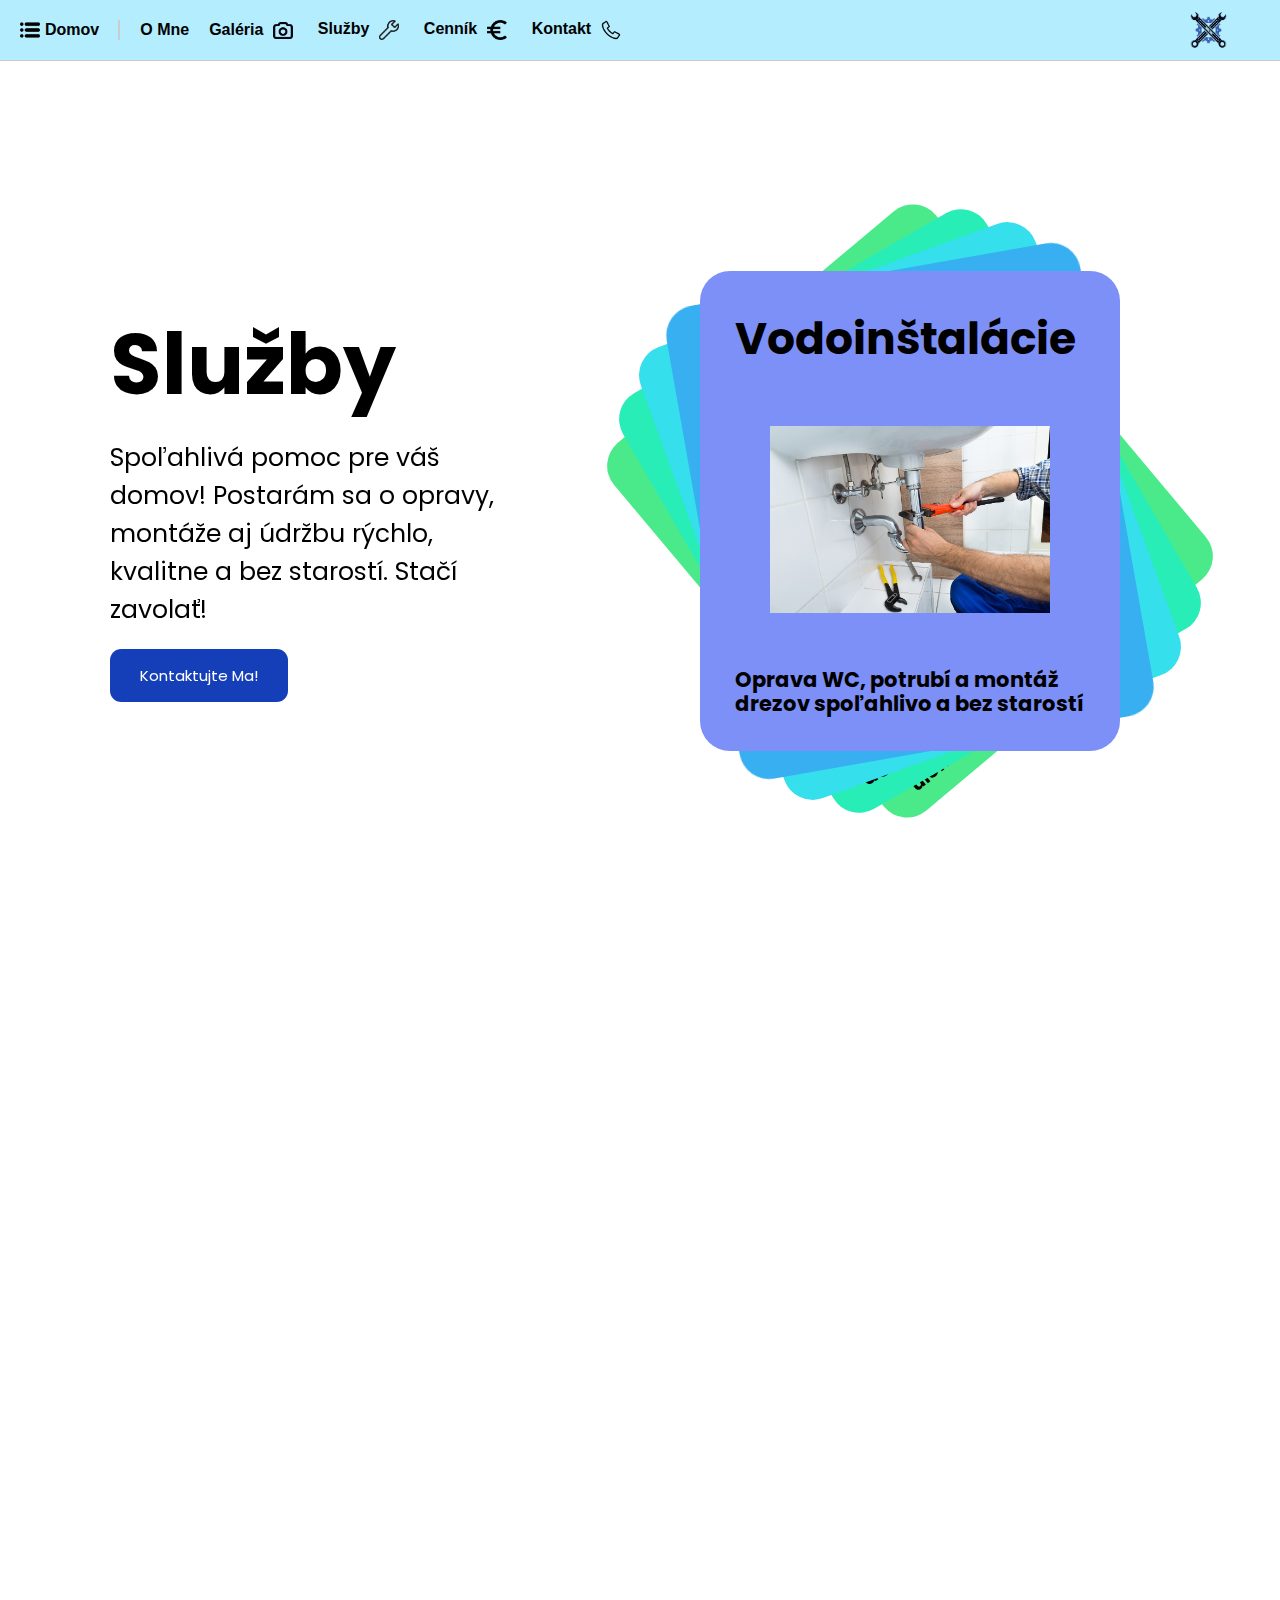
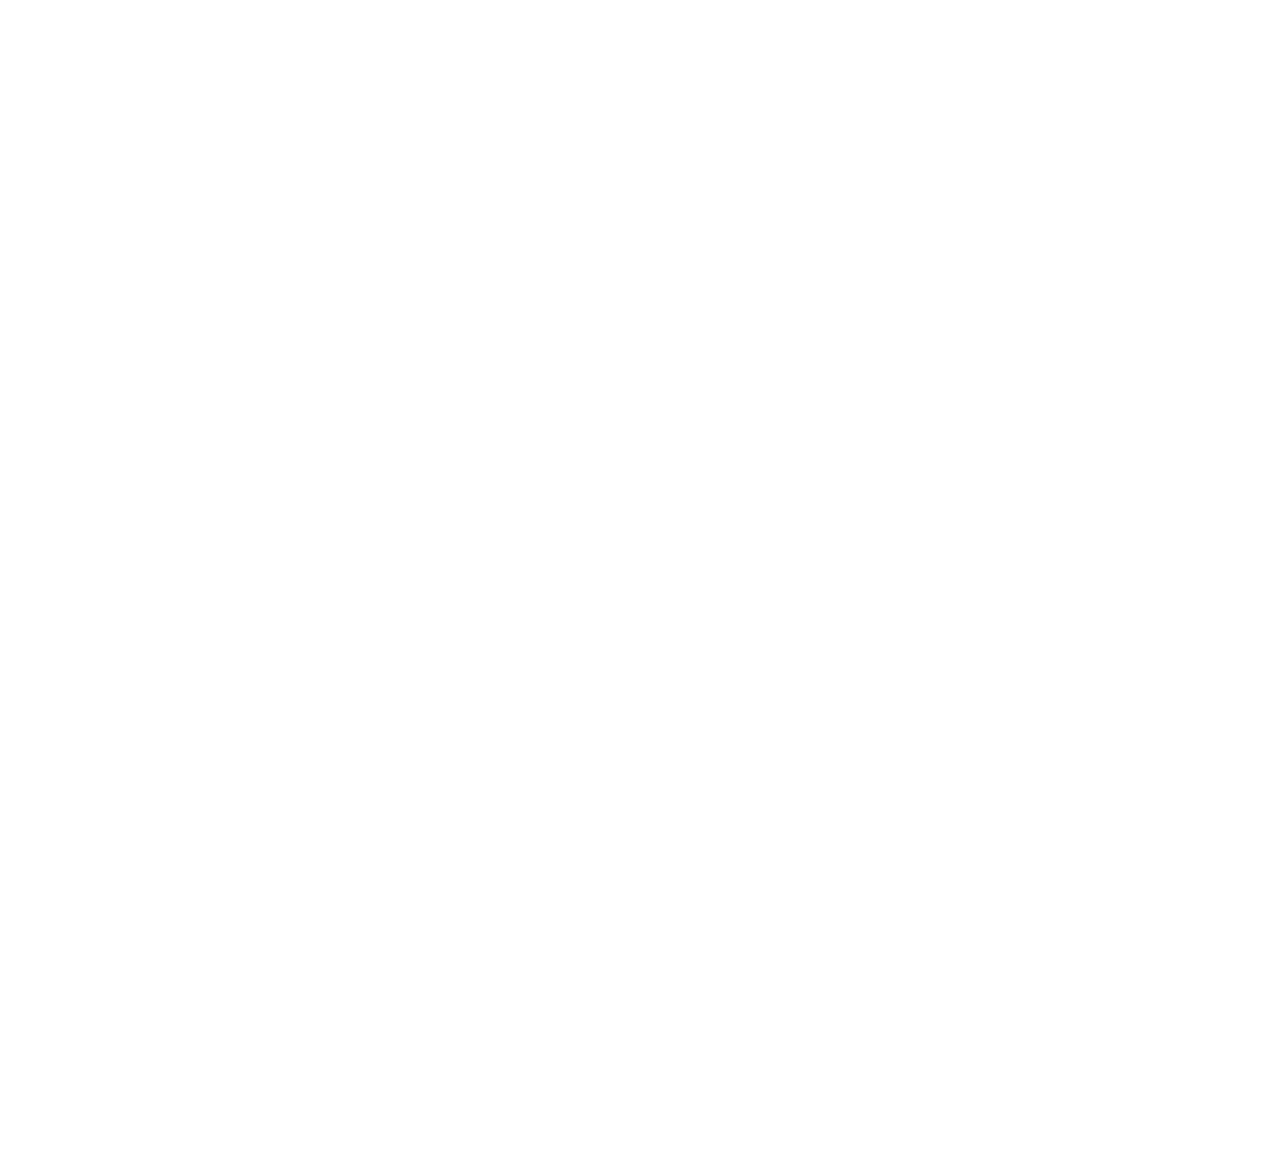
<file: pc/src/service.html>
<!DOCTYPE html>
<html lang="en">
<head>
    <meta charset="UTF-8">
    <meta name="viewport" content="width=device-width, initial-scale=1.0">
    <title>Service Page</title>
    <meta name="description" content="A page showcasing services.">
    <meta name="keywords" content="services, features, design">
    <meta name="author" content="Your Name">
    <link rel="preconnect" href="https://fonts.googleapis.com">
    <link rel="preconnect" href="https://fonts.gstatic.com" crossorigin>
    <link href="https://fonts.googleapis.com/css2?family=Plus+Jakarta+Sans:wght@200;300;400;500;600;700;800&family=Poppins:wght@100;200;300;400;500;600;700;800;900&display=swap" rel="stylesheet">
    <link rel="stylesheet" href="styles/main.css">
    <link rel="stylesheet" href="styles/service.css">
</head>
<body>
    <nav class="navbar">
        <ul>
            <li>
                <a href="#" id="sidebarToggle">
                    <span class="menu-icon-text">
                        <img src="images/menu.png" alt="Menu Icon" style="vertical-align: middle; margin-right: 5px;">
                        Domov
                    </span>
                </a>
            </li>
            <li><a href="omne.html">O Mne</a></li>
            <li><a href="galeria.html">
    Galéria
    <img src="images/image.png" alt="Gallery Icon" style="vertical-align: middle; margin-left: 5px;">
</a></li>
            <li class="dropdown">
                <a href="javascript:void(0)" class="dropbtn">
                    Služby
                    <img src="images/wrench.png" alt="Services Icon" style="vertical-align: middle; margin-left: 5px;">
                </a>
                <div class="dropdown-content">
                    <a href="service.html">Služby</a>
                    <a href="javascript:void(0)" onclick="scrollToSection(0)">Vodoinštalácie</a>
                    <a href="javascript:void(0)" onclick="scrollToSection(1)">Elektroinštalácie</a>
                    <a href="javascript:void(0)" onclick="scrollToSection(2)">Kúrenie</a>
                    <a href="javascript:void(0)" onclick="scrollToSection(3)">Murárske práce</a>
                    <a href="javascript:void(0)" onclick="scrollToSection(4)">Dalšie Práce</a>
                </div>
            </li>
            <li>
                <a href="cennik.html">
                    Cenník
                    <img src="images/eur.png" alt="Pricing Icon" style="vertical-align: middle; margin-left: 5px;">
                </a>
            </li>
            <li>
                <a href="kontakt.html">
                    Kontakt
                    <img src="images/kontakt.png" alt="Contact Icon" style="vertical-align: middle; margin-left: 5px;">
                </a>
            </li>
            <li style="margin-left: auto;">
                <a href="index.html">
                    <img src="images/logo-mechanik.png" alt="Mechanik Logo" class="logo">
                </a>
            </li>
        </ul>
    </nav>
    <div id="sidebar" class="sidebar">
        <div class="sidebar-header">
            <img src="images/logo-mechanik.png" alt="Mechanik Logo" class="sidebar-logo">
            <a href="#" class="closebtn" id="closeSidebar">&times;</a>
        </div>
        <button class="button-link">Úvod</button>
        <button onclick="location.href='service.html'">Služby</button>
        <button>Button 3</button>
        <button>Button 4</button>
        <button>Button 5</button>
        <button>Button 6</button>
        <button>Button 7</button>
        <hr>
        <div class="sidebar-text">+421 0000 000 000</div>
    </div>
    <div id="overlay" class="overlay"></div>
    <main>
        <div class="stack-area">
            <div class="left">
                <div class="title">Služby</div>
                <div class="sub-title">
                    Spoľahlivá pomoc pre váš domov!
                    Postarám sa o opravy, montáže aj údržbu 
                    rýchlo, kvalitne a bez starostí. Stačí zavolať! 
                    <br />
                    <button onclick="window.location.href='kontakt.html'">Kontaktujte Ma!</button>
                </div>
            </div>
            <div class="right">
                <div class="card" id="vodoinstalacie">
                    <div class="sub">Vodoinštalácie</div>
                    <img src="images/sluzby-obrazky/vodo-instalacie.png" alt="Vodo Instalacie" class="card-image">
                    <div class="content">Oprava WC, potrubí a montáž drezov spoľahlivo a bez starostí</div>
                </div>
                <div class="card" id="elektroinstalacie">
                    <div class="sub">Elektroinštalácie</div>
                    <img src="images/sluzby-obrazky/elektro-instalacie.png" alt="Elektro Instalacie" class="card-image">
                    <div class="content">Montáž a opravy zásuviek, svietidiel a elektroinštalácie bezpečne.</div>
                </div>
                <div class="card" id="kurenie">
                    <div class="sub">Kúrenie</div>
                    <img src="images/sluzby-obrazky/kurenie.png" alt="Kurenie" class="card-image">
                    <div class="content">Dopúšťanie vody do systému, odvzdušnenie radiátorov. Výmena ventilov, servis a revízia kotla či komína.</div>
                </div>
                <div class="card" id="murar">
                    <div class="sub">Murárske práce</div>
                    <img src="images/sluzby-obrazky/murar.png" alt="Murar" class="card-image">
                    <div class="content">Maľovanie interiérov, exteriérov, plotov a prístreškov. Opravy stien a stropov pre dokonalý vzhľad.</div>
                </div>
                <div class="card" id="ine">
                    <div class="sub">Dalšie Práce</div>
                    <img src="images/sluzby-obrazky/ine.png" alt="Ine" class="card-image">
                    <div class="content small-text">Poskytujem aj dalšie služby pre váš domov. Pomôžem s montážou nábytku a inštaláciou políc. Zabezpečím aj záhradné práce. Ponúkam tiež čistenie odkvapov a drobné sťahovacie služby. Ak potrebujete pomoc s inými úlohami, kontaktujte ma.</div>
                </div>
            </div>
        </div>
    </main>
    <script src="scripts/main.js"></script>
    <script src="scripts/service.js"></script>
    <script>
        function scrollToSection(index) {
            sessionStorage.setItem('scrollToSection', index);
            window.location.href = 'service.html';
        }

        function scrollToBottom() {
            window.scrollTo({
                top: document.body.scrollHeight,
                behavior: 'smooth'
            });
        }
    </script>
</body>
</html>
</file>
<file: mobile/src/styles/main.css>
body {
    margin: 0;
    font-family: Arial, sans-serif;
}

nav {
    background-color: rgba(156, 232, 254, 0.765);
    border-bottom: 1px solid #ccc;
    padding: 10px 20px;
    box-shadow: 0 2px 4px rgba(0, 0, 0, 0.1);
}

nav ul {
    list-style-type: none;
    padding: 0;
    margin: 0;
    display: flex;
    flex-wrap: wrap;
    align-items: center;
    justify-content: space-between;
}

nav ul li {
    margin-right: 10px;
    position: relative;
    flex: 1 1 33%;
}

nav ul li a {
    text-decoration: none;
    color: rgb(0, 0, 0);
    font-weight: bold;
}

nav ul li a:hover {
    text-decoration: underline;
    color: rgb(95, 215, 255);
}

.navbar img {
    width: 20px;
    height: auto;
    margin-right: 5px;
    vertical-align: middle;
}

.navbar .menu-icon-text {
    display: flex;
    align-items: center;
}

.navbar .menu-icon-text img {
    width: 20px;
    height: auto;
    margin-right: 5px;
}

.navbar .logo {
    height: 40px;
    width: auto;
    margin-left: auto;
}

.overlay {
    position: fixed;
    display: none;
    width: 100%;
    height: 100%;
    top: 0;
    left: 0;
    right: 0;
    bottom: 0;
    background-color: rgba(0, 0, 0, 0.098);
    z-index: 1;
    opacity: 0;
    transition: opacity 0.5s;
}

.overlay.active {
    display: block;
    opacity: 1;
}

.navbar ul li {
    margin-right: 20px;
    position: relative;
}

.navbar .dropdown {
    position: relative;
    display: inline-block;
}

.navbar .dropdown-content {
    display: none;
    position: absolute;
    background-color: #f9f9f9;
    min-width: 160px;
    box-shadow: 0px 8px 16px 0px rgba(0,0,0,0.2);
    z-index: 1;
}

.navbar .dropdown-content a {
    color: black;
    padding: 12px 16px;
    text-decoration: none;
    display: block;
}

.navbar .dropdown-content a:first-child {
    font-size: 1.2em;
}

.navbar .dropdown-content a:hover {
    background-color: #f1f1f1;
}

.navbar .dropdown:hover .dropdown-content {
    display: block;
}

@media (max-width: 768px) {
    nav ul {
        flex-direction: row;
        flex-wrap: wrap;
        justify-content: center;
    }

    nav ul li {
        flex: 1 1 50%;
        margin-bottom: 10px;
    }

    main {
        padding: 20px;
        text-align: center;
    }
}

.navbar img.menu-icon {
    width: 30px;
    height: auto;
    position: absolute;
    top: 10px;
    left: 10px;
    cursor: pointer;
}

.navbar {
    position: relative;
    display: flex;
    align-items: center;
    justify-content: flex-start;
}

.navbar .column1 {
    flex: 1 1 50%;
    display: flex;
    flex-direction: column;
}

.navbar .column2 {
    flex: 1 1 50%;
    display: flex;
    flex-direction: column;
}

/* New styles for the intro and services boxes */
.intro-box, .services-box {
    background: #f9f9f9;
    border-radius: 10px;
    padding: 20px;
    margin: 20px 0;
    box-shadow: 0 2px 4px rgba(0, 0, 0, 0.1);
    display: flex;
    flex-direction: column;
    align-items: center;
    text-align: center;
}

.intro-box {
    background: rgb(63, 178, 59);
}

.services-box {
    background: rgb(243, 175, 48);
}

.intro-box h1, .services-box h2 {
    font-family: Poppins, sans-serif;
    font-size: 24px;
    font-weight: 700;
    margin-bottom: 10px;
    color: white;
}

.intro-box p, .services-box ul {
    font-family: Poppins, sans-serif;
    font-size: 16px;
    line-height: 1.5;
    color: white;
}

.services-list {
    list-style-type: disc;
    padding-left: 20px;
    margin: 20px 0;
}

.service-button, .contact-button {
    font-family: Poppins, sans-serif;
    font-size: 15px;
    padding: 10px 20px;
    background: rgb(21, 62, 185);
    color: white;
    border-radius: 3mm;
    border: none;
    outline: none;
    cursor: pointer;
    margin-top: 10px;
    display: block;
    text-align: center;
    text-decoration: none;
}

.service-button:hover, .contact-button:hover {
    background: rgb(15, 50, 150);
}

/* New styles for the contact buttons */
.contact-buttons {
    display: flex;
    flex-direction: column;
    align-items: center;
    gap: 10px;
    margin-top: 10px;
}
</file>
<file: pc/src/styles/main.css>
body {
    margin: 0;
    font-family: Arial, sans-serif;
}

nav {
    background-color: rgba(156, 232, 254, 0.765);
    border-bottom: 1px solid #ccc;
    padding: 10px 20px;
    box-shadow: 0 2px 4px rgba(0, 0, 0, 0.1); /* Add a small shadow */
}

nav ul {
    list-style-type: none;
    padding: 0;
    margin: 0;
    display: flex;
    align-items: center; /* Ensure items are vertically centered */
}

nav ul li {
    margin-right: 20px;
    position: relative; /* Ensure the pseudo-element is positioned correctly */
}

nav ul li a {
    text-decoration: none;
    color: rgb(0, 0, 0);
    font-weight: bold;
}

nav ul li a:hover {
    text-decoration: underline;
    color: rgb(95, 215, 255); /* Change text color to light blue on hover */
}

.navbar img {
    width: 20px; /* Adjust the size as needed */
    height: auto;
    margin-right: 5px; /* Space between the icon and the text */
    vertical-align: middle;
}

.navbar .menu-icon-text {
    display: flex;
    align-items: center;
}

.navbar .menu-icon-text img {
    width: 20px; /* Adjust the size as needed */
    height: auto;
    margin-right: 5px; /* Space between the icon and the text */
}

.navbar .logo {
    height: 40px; /* Set a fixed height for the logo */
    width: auto; /* Maintain aspect ratio */
    margin-left: auto; /* Push the logo to the right */
}

.sidebar {
    height: 100%;
    width: 0;
    max-width: 250px; /* Set a new maximum width for the sidebar */
    position: fixed;
    z-index: 2;
    top: 0;
    left: 0;
    background-color:rgba(58, 203, 243, 0.965);
    overflow: hidden; /* Make the sidebar not scrollable */
    transition: 0.5s;
    padding-top: 60px;
}

.sidebar hr {
    border: 0;
    border-top: 1px solid rgb(255, 255, 255);;
    margin: 15px 0; /* Adjust margin for spacing */
}

.sidebar button {
    display: block;
    width: 100%;
    padding: 15px; /* Decrease padding for smaller buttons */
    margin: 0; /* Remove all margin for no spacing */
    background-color: rgba(190, 240, 254, 0.965);
    color: rgb(9, 9, 9);
    border: none;
    text-align: left;
    cursor: pointer;
    font-size: 20px; /* Increase font size for bigger buttons */
    transition: background-color 0.3s;
}

.sidebar button:hover {
    background-color: rgb(81, 188, 255);
}

.sidebar .closebtn {
    position: absolute;
    top: 0;
    right: 25px;
    font-size: 36px;
    margin-left: 50px;
    margin-bottom: 0; 
    text-decoration: none; 
    line-height: 1; 
    color: black; 
    font-family: Arial, sans-serif; /* Ensure the font is set correctly */
}

#sidebarToggle {
    cursor: pointer;
}

.overlay {
    position: fixed;
    display: none;
    width: 100%;
    height: 100%;
    top: 0;
    left: 0;
    right: 0;
    bottom: 0;
    background-color: rgba(0, 0, 0, 0.098); /* Even less dark */
    z-index: 1;
    opacity: 0;
    transition: opacity 0.5s; /* Fade-in effect */
}

.overlay.active {
    display: block;
    opacity: 1;
}

/* New code for vertical line */
.navbar ul li {
    margin-right: 20px;
    position: relative; /* Ensure the pseudo-element is positioned correctly */
}

.navbar ul li:first-child {
    border-right: 1px solid #ccc; /* Add vertical line to the right of the first list item */
    padding-right: 20px; /* Add padding to the right to create space for the line */
}

.navbar ul li:first-child::after {
    content: "";
    position: absolute;
    right: 0;
    top: 0;
    bottom: 0;
    width: 1px;
    background-color: #ccc;
}

/* Center the text in the sidebar */
.sidebar .sidebar-text {
    display: flex;
    justify-content: center;
    height: 100%; /* Fill the remaining space */
    font-size: 20px;
    color: black;
    text-align: center;
    font-weight: bold; /* Make the text bold */
    padding: 10px 0; /* Add padding for spacing */
    margin-top: 1cm; /* Add space between the line and the text */
}

.sidebar-header {
    display: flex;
    align-items: center;
    justify-content: space-between;
    padding: 8px;
    position: absolute;
    top: 0;
    left: 0;
    right: 0;
    background-color: rgba(58, 203, 243, 0.965); /* Match the sidebar background color */
}

.sidebar-logo {
    height: 40px; /* Set a fixed height for the logo */
    width: auto; /* Maintain aspect ratio */
    margin-left: 10px; /* Add some margin to the left */
}

.sidebar .closebtn {
    font-size: 36px;
    text-decoration: none; /* Ensure no underline */
    line-height: 1; /* Ensure no extra line height */
    color: black; /* Change color to black */
    font-family: Arial, sans-serif; /* Ensure the font is set correctly */
    margin-right: 10px; /* Add some margin to the right */
    margin-left: auto; /* Push the close button to the right */
}

.sidebar button.button-link {
    display: block;
    width: 100%;
    padding: 15px;
    margin: 0;
    background-color: rgba(190, 240, 254, 0.965);
    color: rgb(9, 9, 9);
    border: none;
    text-align: left;
    cursor: pointer;
    font-size: 20px;
    transition: background-color 0.3s;
    text-decoration: none;
}

.sidebar button.button-link:hover {
    background-color: rgb(92, 214, 255);
}

.navbar .dropdown {
    position: relative;
    display: inline-block;
}

.navbar .dropdown-content {
    display: none;
    position: absolute;
    background-color: #f9f9f9;
    min-width: 160px;
    box-shadow: 0px 8px 16px 0px rgba(0,0,0,0.2);
    z-index: 1;
}

.navbar .dropdown-content a {
    color: black;
    padding: 12px 16px;
    text-decoration: none;
    display: block;
}

.navbar .dropdown-content a:first-child {
    font-size: 1.2em; /* Increase the font size for the first button */
}

.navbar .dropdown-content a:hover {
    background-color: #f1f1f1;
}

.navbar .dropdown:hover .dropdown-content {
    display: block;
}
</file>
<file: mobile/src/styles/service.css>
body {
    width: 100%;
    height: fit-content;
    margin: 0;
    padding: 0;
}

.stack-area {
    width: 100%;
    position: relative;
    background: white;
    display: flex;
    flex-direction: column;
    align-items: center;
}

.left {
    width: 100%;
    text-align: center;
    padding: 20px;
}

.title {
    font-size: 36px;
    font-family: Poppins, sans-serif;
    font-weight: 700;
    line-height: 40px;
}

.sub-title {
    font-family: Poppins, sans-serif;
    font-size: 18px;
    margin-top: 10px;
}

.sub-title button {
    font-family: Poppins, sans-serif;
    font-size: 15px;
    padding: 10px 20px;
    background: rgb(21, 62, 185);
    color: white;
    border-radius: 3mm;
    border: none;
    outline: none;
    cursor: pointer;
    margin-top: 10px;
}

.card {
    width: 90%;
    max-width: 400px;
    margin: 20px 0;
    border-radius: 10px;
    padding: 20px;
    box-sizing: border-box;
    display: flex;
    flex-direction: column;
    align-items: center;
    text-align: center;
}

.card img {
    width: 80%;
    height: auto;
    margin: 10px 0;
}

.sub {
    font-family: Poppins, sans-serif;
    font-size: 24px;
    font-weight: 700;
}

.content {
    font-family: Poppins, sans-serif;
    font-size: 16px;
    font-weight: 400;
    line-height: 20px;
}

.small-text {
    font-size: 14px;
    line-height: 18px;
}

.card#vodoinstalacie {
    background: rgb(124, 144, 248);
}

.card#elektroinstalacie {
    background: rgb(219, 53, 84);
}

.card#kurenie {
    background: rgb(53, 223, 236);
}

.card#murar {
    background: rgb(41, 237, 182);
}

.card#zamocnicke-prace {
    background: rgb(255, 204, 153);
}

.card#zahradne-prace {
    background: rgb(228, 231, 90);
}

.card#auto-opravarske-sluzby {
    background: rgb(255, 153, 51);
}

.card#dalsie-sluzby {
    background: rgb(200, 200, 200);
}
.kontaktbuttond {
    font-family: Poppins, sans-serif;
    font-size: 15px;
    padding: 10px 20px;
    background: rgb(21, 62, 185);
    color: white;
    border-radius: 3mm;
    border: none;
    outline: none;
    cursor: pointer;
    margin-top: 10px;
}
</file>
<file: pc/src/styles/service.css>
body {
    width: 100%;
    height: fit-content;
    margin: 0;
    padding: 0;
}
.stack-area {
    width: 100%;
    height: 300vh;
    position: relative;
    background: white;
    display: flex;
}
.left {
    height: 100vh;
    flex-basis: 50%;
    position: sticky;
    top: 0;
    left: 0;
}
.right {
    height: 100vh;
    flex-basis: 50%;
    position: sticky;
    top: 0;
}
.left {
    display: flex;
    align-items: center;
    justify-content: center;
    box-sizing: border-box;
    align-items: center;
    flex-direction: column;
}
.title {
    width: 420px;
    font-size: 84px;
    font-family: poppins;
    font-weight: 700;
    line-height: 88px;
}
.sub-title {
    width: 420px;
    font-family: poppins;
    font-size: 25px;
    margin-top: 30px;
}
.sub-title button {
    font-family: poppins;
    font-size: 15px;
    padding: 15px 30px;
    background: rgb(21, 62, 185);
    color: white;
    border-radius: 3mm;
    border: none;
    outline: none;
    cursor: pointer;
    margin-top: 20px;
}
.card {
    width: 420px;
    height: 480px;
    border-radius: 30px;
    margin-bottom: 10px;
    position: absolute;
    top: calc(50% - 240px);
    left: calc(50% - 260px);
    transition: 0.5s ease-in-out;
}
.card:nth-child(1) {
    background: rgb(124, 144, 248);
}
.card:nth-child(2) {
    background: rgb(56, 175, 240);
}
.card:nth-child(3) {
    background: rgb(53, 223, 236);
}
.card:nth-child(4) {
    background: rgb(41, 237, 182);
}
.card:nth-child(5) {
    background: rgba(52, 231, 124, 0.89);
}
.card {
    box-sizing: border-box;
    padding: 35px;
    display: flex;
    justify-content: space-between;
    flex-direction: column;
}
.sub {
    font-family: poppins;
    font-size: 44px;
    font-weight: 700;
}
.content {
    font-family: poppins;
    font-size: 21px;
    font-weight: 700;
    line-height: 24px;
}
.card img {
    width: 80%; /* Make the image smaller */
    height: auto;
    margin: 20px auto; /* Center the image */
    z-index: 10;
}
.away {
    transform-origin: bottom left;
}
.large-centered-text {
    font-size: 20px;
    text-align: center;
}
.small-text {
    font-size: 19px;
    line-height: 21px;
}
@media (max-width: 768px) {
    .title {
        width: 100%;
        font-size: 48px;
        line-height: 52px;
        text-align: center;
    }
    .sub-title {
        width: 100%;
        font-size: 12px;
        text-align: center;
    }
    .card {
        width: 300px;
        height: 310px;
        top: calc(50% - 155px);
        left: calc(50% - 150px);
    }
    .content {
        font-size: 32px;
        line-height: 36px;
    }
}
@media (max-width: 480px) {
    .title {
        font-size: 36px;
        line-height: 40px;
    }
    .sub-title {
        font-size: 10px;
    }
    .card {
        width: 250px;
        height: 260px;
        top: calc(50% - 130px);
        left: calc(50% - 125px);
    }
    .content {
        font-size: 24px;
        line-height: 28px;
    }
}
</file>
